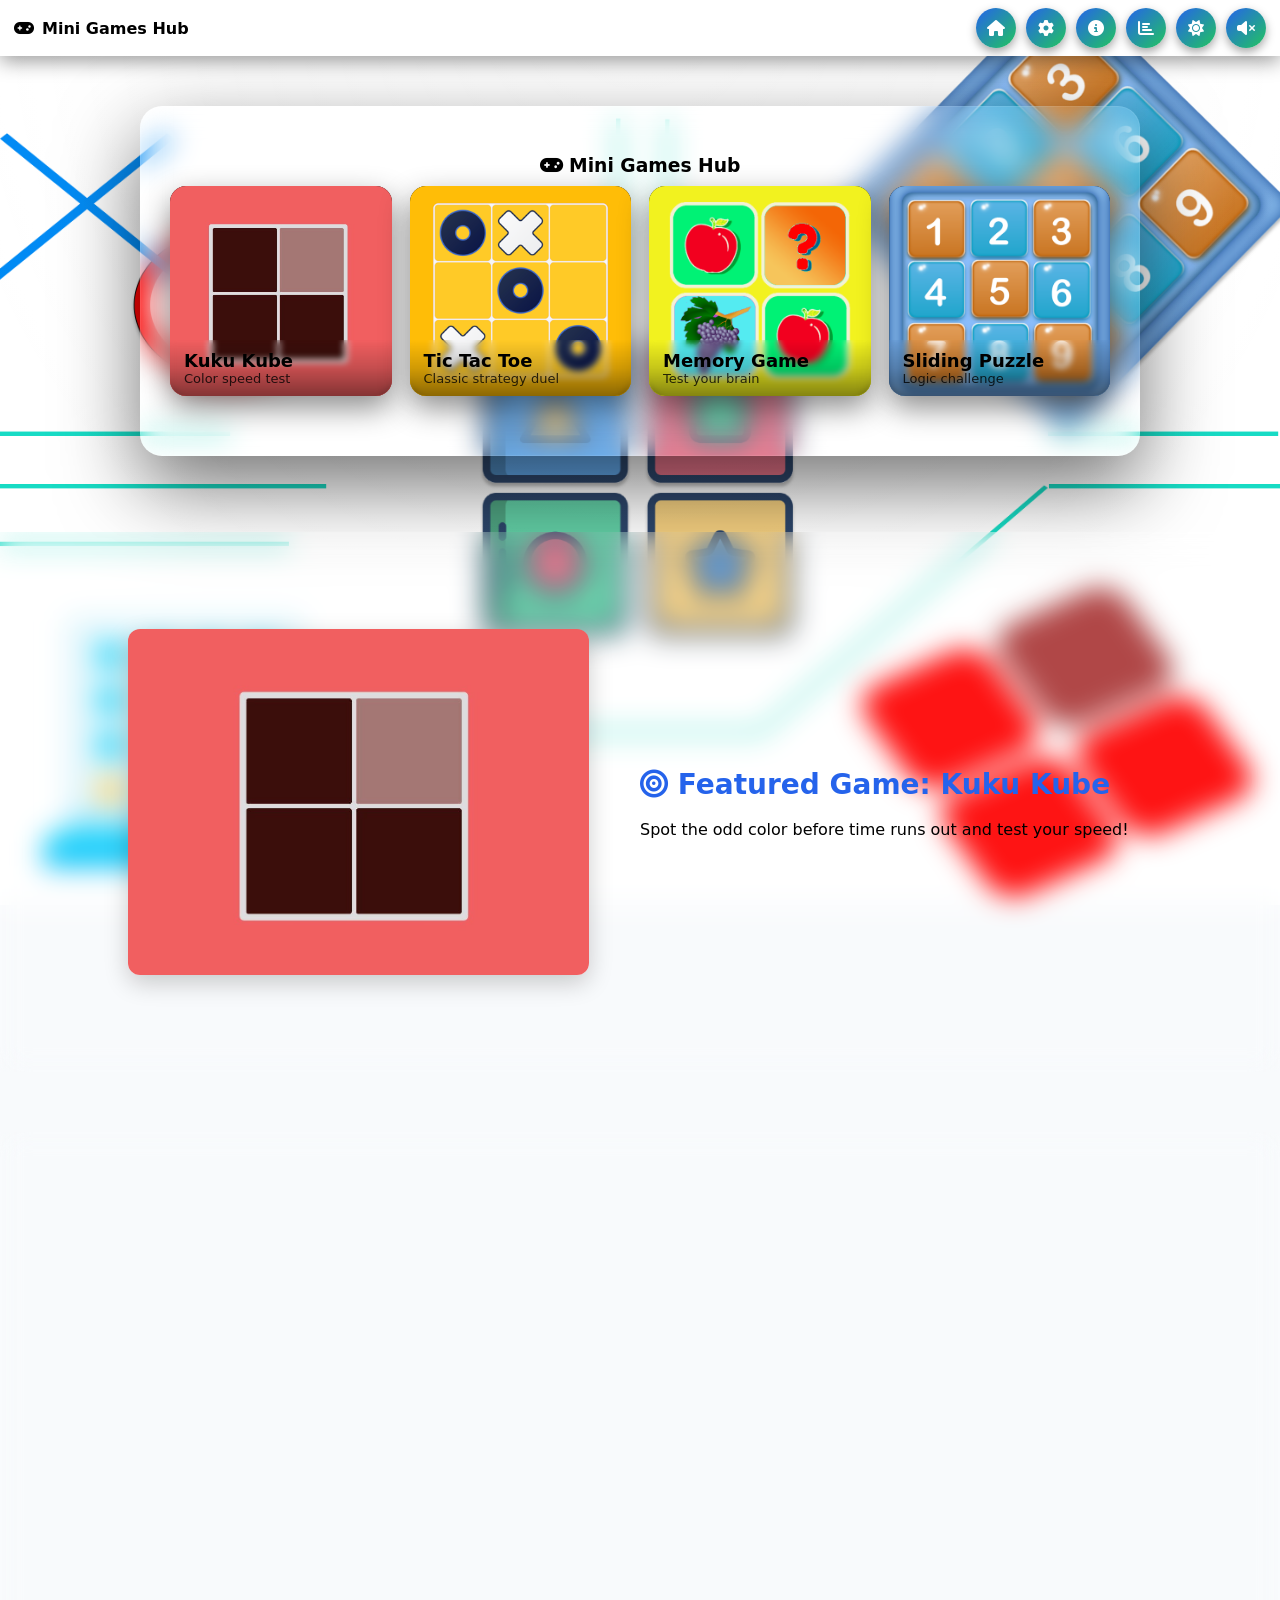
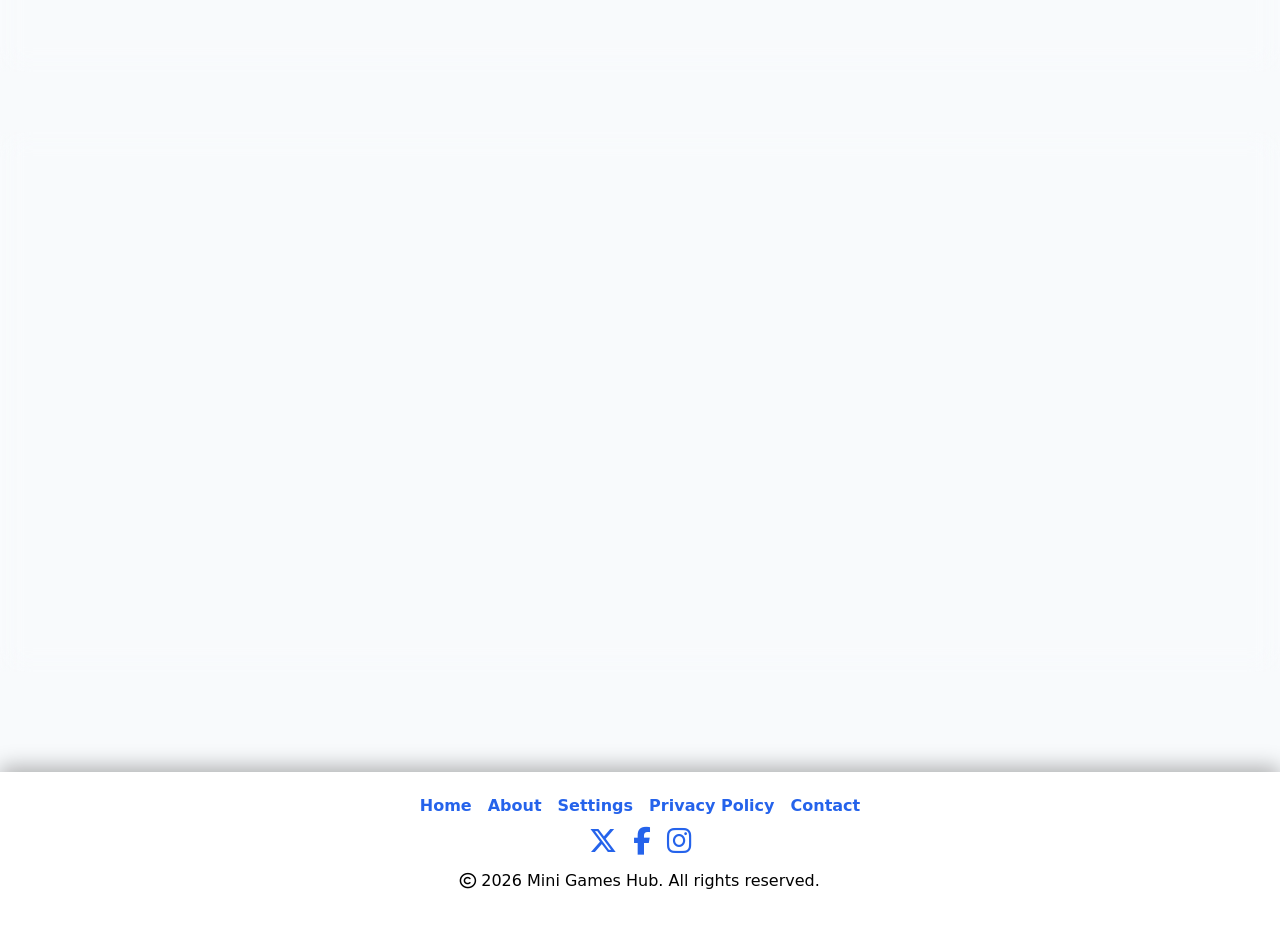
<file: index.html>
<!DOCTYPE html>
<html lang="en">

<head>
  <meta charset="UTF-8" />
  <meta name="viewport" content="width=device-width, initial-scale=1.0" />
  <title>Mini Games Hub</title>
  <link rel="icon" type="image/svg+xml" href="assets/img/favicon.svg">
  <link rel="stylesheet" href="css/style.css" />
  <link rel="stylesheet" href="https://cdnjs.cloudflare.com/ajax/libs/font-awesome/6.5.0/css/all.min.css" />
</head>

<body>
  <audio id="bgm" src="assets/sound/background.mp3" loop hidden></audio>

  <!-- HEADER -->
  <header>
    <nav class="navbar" aria-label="Main navigation">
      <a href="index.html" class="logo">
        <i class="fa-solid fa-gamepad"></i> Mini Games Hub
      </a>

      <div class="nav-buttons" id="navMenu">
        <a href="index.html"><i class="fa-solid fa-house"></i><span>Home</span></a>
        <a href="html/settings.html"><i class="fa-solid fa-gear"></i><span>Settings</span></a>
        <a href="html/about.html"><i class="fa-solid fa-circle-info"></i><span>About</span></a>
        <a href="html/stats.html"><i class="fa-solid fa-chart-bar"></i><span>Stats</span></a>

        <button class="themeBtn" onclick="toggleTheme()" aria-label="Toggle theme">
          <i class="fa-solid fa-moon"></i><span>Theme</span>
        </button>

        <button class="muteBtn" onclick="toggleBgm()" aria-label="Toggle sound">
          <i class="fa-solid fa-volume-high"></i><span>Sound</span>
        </button>
      </div>

      <button class="burger" id="burgerBtn" aria-label="Open menu">
        <i class="fa-solid fa-bars"></i>
      </button>
    </nav>
  </header>

  <!-- MAIN CONTENT -->
  <main>

    <!-- GAME GRID SECTION -->
    <section class="page-wrapper" aria-labelledby="main-heading">
      <article class="card">
        <h1 id="main-heading">
          <i class="fa-solid fa-gamepad"></i> Mini Games Hub
        </h1>

        <section class="game-grid">
          <a class="game-tile" href="html/kuku.html">
            <img src="assets/img/kuku.png" alt="Kuku Kube game preview">
            <div class="game-info">
              <h3>Kuku Kube</h3>
              <p>Color speed test</p>
            </div>
          </a>

          <a class="game-tile" href="html/tic.html">
            <img src="assets/img/tic.png" alt="Tic Tac Toe game preview">
            <div class="game-info">
              <h3>Tic Tac Toe</h3>
              <p>Classic strategy duel</p>
            </div>
          </a>

          <a class="game-tile" href="html/memory.html">
            <img src="assets/img/memory.png" alt="Memory game preview">
            <div class="game-info">
              <h3>Memory Game</h3>
              <p>Test your brain</p>
            </div>
          </a>

          <a class="game-tile" href="html/puzzle.html">
            <img src="assets/img/puzzle.png" alt="Sliding puzzle preview">
            <div class="game-info">
              <h3>Sliding Puzzle</h3>
              <p>Logic challenge</p>
            </div>
          </a>
        </section>
      </article>
    </section>

    <!-- FEATURE SECTIONS -->
    <section class="full-screen-blocks">

      <article class="block">
        <img src="assets/img/kuku.png" alt="Kuku Kube game">
        <div class="text-flow">
          <h2><i class="fa-solid fa-bullseye"></i> Featured Game: Kuku Kube</h2>
          <p>Spot the odd color before time runs out and test your speed!</p>
        </div>
      </article>

      <article class="block reverse">
        <img src="assets/img/gaming-tips.png" alt="Gaming tips illustration">
        <div class="text-flow">
          <h2><i class="fa-solid fa-lightbulb"></i> Quick Tips</h2>
          <ul>
            <li>Tic Tac Toe: Always take the center first.</li>
            <li>Memory Game: Focus and remember patterns.</li>
            <li>Sliding Puzzle: Plan your moves ahead.</li>
            <li>Kuku Kube: Spot differences quickly!</li>
          </ul>
        </div>
      </article>

      <article class="block">
        <img src="assets/img/random-game.png" alt="Random game generator">
        <div class="text-flow">
          <h2><i class="fa-solid fa-dice"></i> Feeling Lucky?</h2>
          <p>Can't decide which game to play? Let us pick one for you!</p>
          <button onclick="playRandom()"><i class="fa-solid fa-dice"></i> Play a Random Game!</button>
        </div>
      </article>

    </section>

  </main>

  <!-- FOOTER -->
  <footer class="footer">
    <div class="footer-content">

      <nav class="footer-links" aria-label="Footer navigation">
        <a href="index.html">Home</a>
        <a href="html/about.html">About</a>
        <a href="html/settings.html">Settings</a>
        <a href="html/privacy.html">Privacy Policy</a>
        <a href="html/contact.html">Contact</a>
      </nav>

      <div class="footer-socials" aria-label="Social links">
        <a href="https://x.com" target="_blank" title="Twitter">
          <i class="fa-brands fa-x-twitter"></i>
        </a>
        <a href="https://facebook.com" target="_blank" title="Facebook">
          <i class="fa-brands fa-facebook-f"></i>
        </a>
        <a href="https://instagram.com" target="_blank" title="Instagram">
          <i class="fa-brands fa-instagram"></i>
        </a>
      </div>

      <p><i class="fa-regular fa-copyright"></i> <span id="currentYear"></span> Mini Games Hub. All rights reserved.</p>

    </div>
  </footer>

  <script src="js/theme.js"></script>

</body>

</html>
</file>
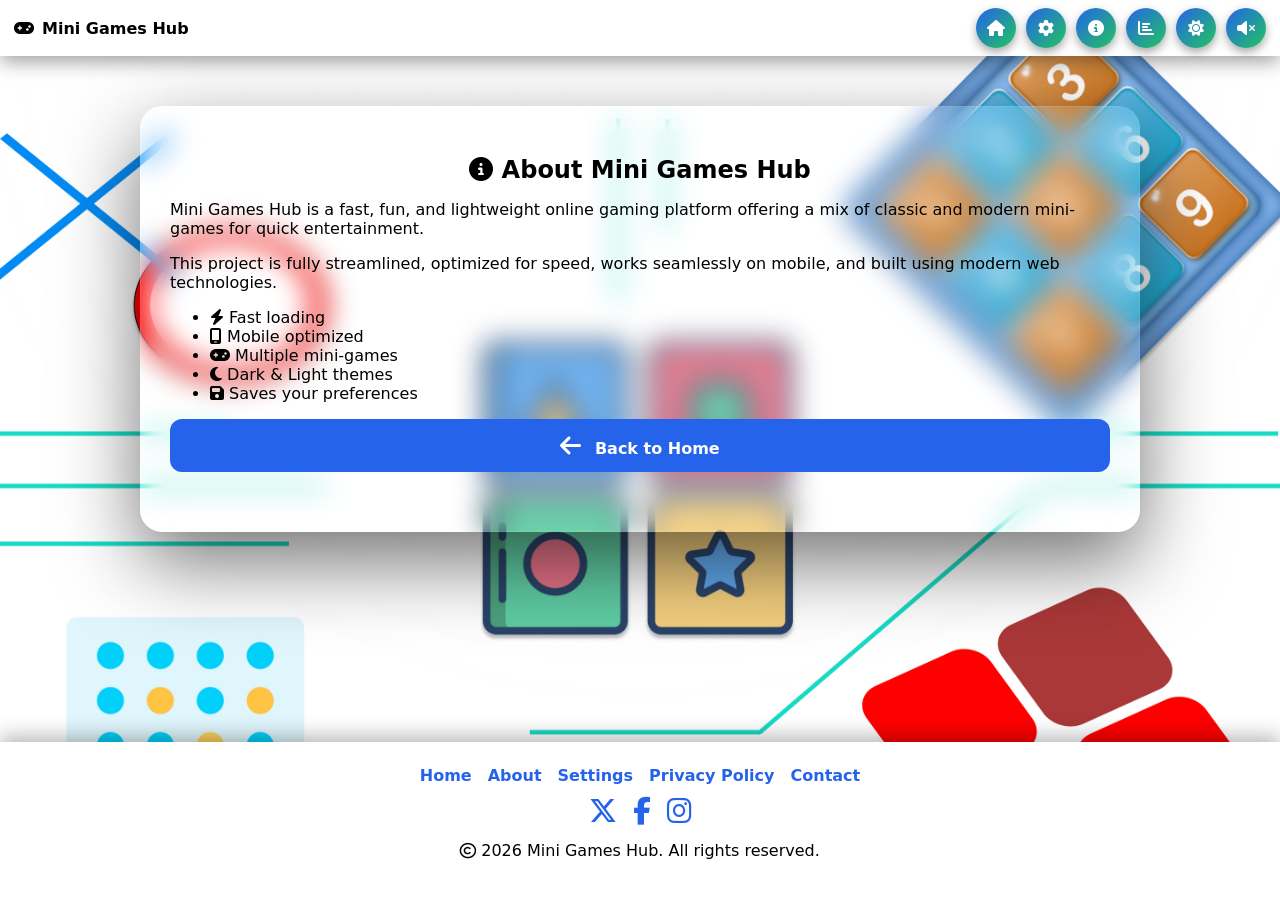
<file: html/about.html>
<!DOCTYPE html>
<html lang="en">

<head>
  <meta charset="UTF-8">
  <title>About | Mini Games Hub</title>
  <meta name="viewport" content="width=device-width, initial-scale=1.0">
  <link rel="icon" type="image/svg+xml" href="../assets/img/favicon.svg">
  <link rel="stylesheet" href="../css/style.css">
  <link rel="stylesheet" href="https://cdnjs.cloudflare.com/ajax/libs/font-awesome/6.5.0/css/all.min.css">
</head>

<body>

  <audio id="bgm" src="../assets/sound/background.mp3" loop hidden></audio>
  <!-- Header / Navigation -->
  <header>
    <nav class="navbar" aria-label="Main navigation">
      <a href="../index.html" class="logo">
        <i class="fa-solid fa-gamepad"></i> Mini Games Hub
      </a>

      <div class="nav-buttons" id="navMenu">
        <a href="../index.html"><i class="fa-solid fa-house"></i><span>Home</span></a>
        <a href="settings.html"><i class="fa-solid fa-gear"></i><span>Settings</span></a>
        <a href="about.html"><i class="fa-solid fa-circle-info"></i><span>About</span></a>
        <a href="stats.html"><i class="fa-solid fa-chart-bar"></i><span>Stats</span></a>

        <button class="themeBtn" onclick="toggleTheme()" aria-label="Toggle theme">
          <i class="fa-solid fa-moon"></i><span>Theme</span>
        </button>

        <button class="muteBtn" onclick="toggleBgm()" aria-label="Toggle sound">
          <i class="fa-solid fa-volume-high"></i><span>Sound</span>
        </button>
      </div>

      <button class="burger" id="burgerBtn" aria-label="Open menu">
        <i class="fa-solid fa-bars"></i>
      </button>
    </nav>
  </header>
  <!-- Main Content -->
  <main class="page-wrapper">
    <article class="card">
      <header>
        <h1><i class="fa-solid fa-circle-info"></i> About Mini Games Hub</h1>
      </header>

      <section>
        <p> Mini Games Hub is a fast, fun, and lightweight online gaming platform offering a mix of classic and modern
          mini-games for quick entertainment. </p>
        <p> This project is fully streamlined, optimized for speed, works seamlessly on mobile, and built using modern
          web technologies. </p>
      </section>

      <section>
        <ul>
          <li><i class="fa-solid fa-bolt"></i> Fast loading</li>
          <li><i class="fa-solid fa-mobile-screen"></i> Mobile optimized</li>
          <li><i class="fa-solid fa-gamepad"></i> Multiple mini-games</li>
          <li><i class="fa-solid fa-moon"></i> Dark & Light themes</li>
          <li><i class="fa-solid fa-floppy-disk"></i> Saves your preferences</li>
        </ul>
      </section>

      <nav class="menu" aria-label="Back navigation">
        <a href="../index.html">
          <i class="fa-solid fa-arrow-left"></i> Back to Home
        </a>
      </nav>
    </article>
  </main>

  <!-- Footer -->
  <footer class="footer">
    <div class="footer-content">
      <nav class="footer-links" aria-label="Footer navigation">
        <a href="../index.html">Home</a>
        <a href="about.html">About</a>
        <a href="settings.html">Settings</a>
        <a href="privacy.html">Privacy Policy</a>
        <a href="contact.html">Contact</a>
      </nav>

      <div class="footer-socials" aria-label="Social links">
        <a href="https://x.com" target="_blank" title="Twitter">
          <i class="fa-brands fa-x-twitter"></i>
        </a>
        <a href="https://facebook.com" target="_blank" title="Facebook">
          <i class="fa-brands fa-facebook-f"></i>
        </a>
        <a href="https://instagram.com" target="_blank" title="Instagram">
          <i class="fa-brands fa-instagram"></i>
        </a>
      </div>

      <p><i class="fa-regular fa-copyright"></i> <span id="currentYear"></span> Mini Games Hub. All rights reserved.</p>
    </div>
  </footer>

  <script src="../js/theme.js"></script>
</body>

</html>
</file>
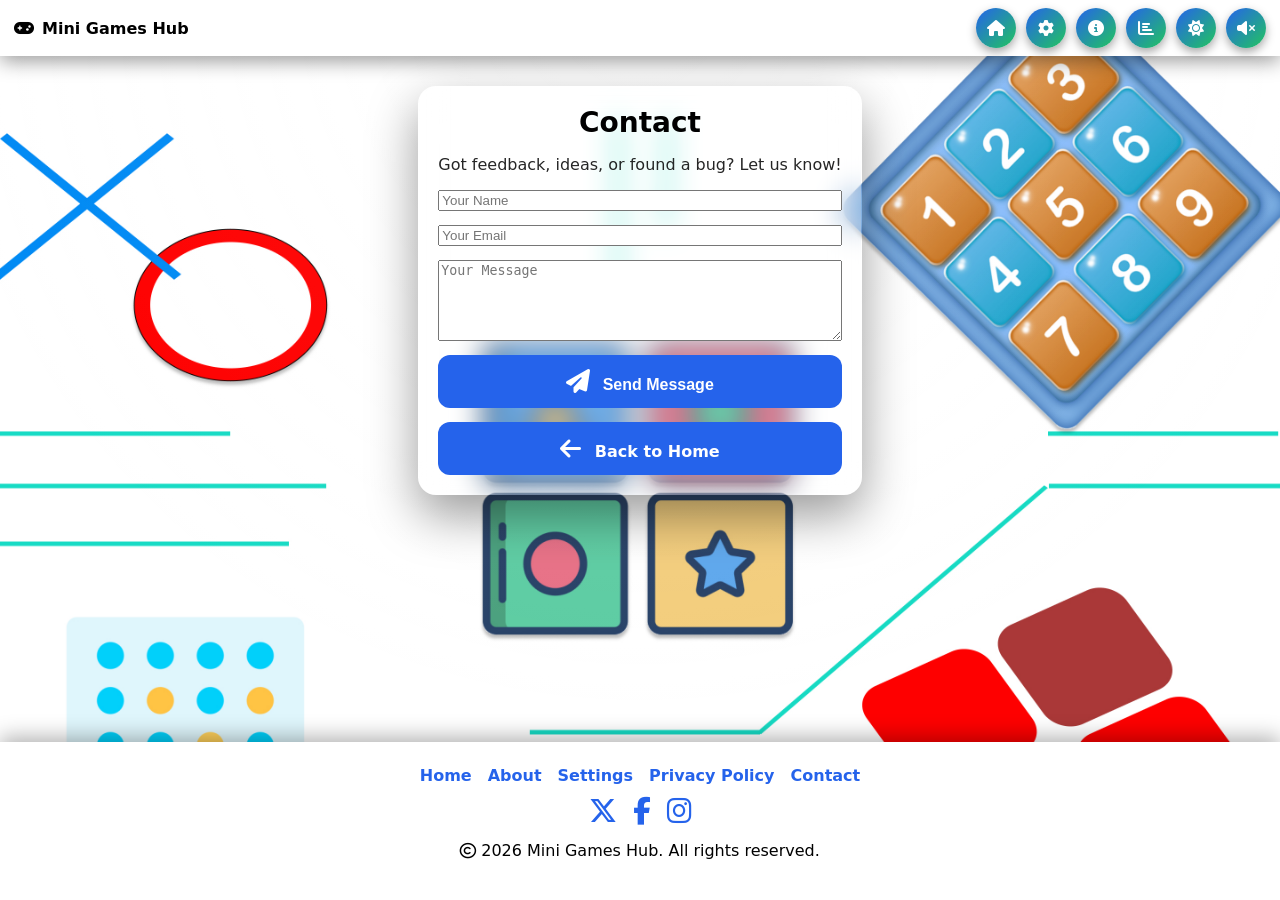
<file: html/contact.html>
<!DOCTYPE html>
<html lang="en">

<head>
  <meta charset="UTF-8">
  <title>Contact | Mini Games Hub</title>
  <meta name="viewport" content="width=device-width, initial-scale=1.0">
  <link rel="icon" type="image/svg+xml" href="../assets/img/favicon.svg">
  <link rel="stylesheet" href="../css/style.css">
  <link rel="stylesheet" href="https://cdnjs.cloudflare.com/ajax/libs/font-awesome/6.5.0/css/all.min.css">
</head>

<body>

  <audio id="bgm" src="../assets/sound/background.mp3" loop hidden></audio>

  <!-- NAVIGATION -->
  <nav class="navbar" aria-label="Main navigation">
    <a href="../index.html" class="logo">
      <i class="fa-solid fa-gamepad"></i> Mini Games Hub
    </a>

    <div class="nav-buttons" id="navMenu">
      <a href="../index.html"><i class="fa-solid fa-house"></i><span>Home</span></a>
      <a href="settings.html"><i class="fa-solid fa-gear"></i><span>Settings</span></a>
      <a href="about.html"><i class="fa-solid fa-circle-info"></i><span>About</span></a>
      <a href="stats.html"><i class="fa-solid fa-chart-bar"></i><span>Stats</span></a>
      
      <button class="themeBtn" onclick="toggleTheme()" aria-label="Toggle theme">
        <i class="fa-solid fa-moon"></i><span>Theme</span>
      </button>

      <button class="muteBtn" onclick="toggleBgm()" aria-label="Toggle sound">
        <i class="fa-solid fa-volume-high"></i><span>Sound</span>
      </button>
    </div>

    <button class="burger" id="burgerBtn" aria-label="Open menu">
      <i class="fa-solid fa-bars"></i>
    </button>
  </nav>

  <!-- MAIN CONTENT -->
  <main class="page-wrapper">
    <section class="card game-card">

      <header>
        <h1>Contact</h1>
        <p style="text-align:center; opacity:.85;">
          Got feedback, ideas, or found a bug? Let us know!
        </p>
      </header>

      <form class="menu">

        <input class="input" type="text" placeholder="Your Name" required>
        <input class="input" type="email" placeholder="Your Email" required>
        <textarea class="input" rows="5" placeholder="Your Message" required></textarea>

        <button type="submit">
          <i class="fa-solid fa-paper-plane"></i>
          Send Message
        </button>

        <a href="../index.html">
          <i class="fa-solid fa-arrow-left"></i>
          Back to Home
        </a>

      </form>
      <!-- Success message -->
      <div id="successMsg" class="success-msg">
        <i class="fa-solid fa-circle-check"></i>
        Message sent successfully!
      </div>

    </section>
  </main>
  <footer class="footer">
    <div class="footer-content">

      <nav class="footer-links" aria-label="Footer navigation">
        <a href="../index.html">Home</a>
        <a href="about.html">About</a>
        <a href="settings.html">Settings</a>
        <a href="privacy.html">Privacy Policy</a>
        <a href="contact.html">Contact</a>
      </nav>

      <div class="footer-socials" aria-label="Social links">
        <a href="https://x.com" target="_blank" title="Twitter">
          <i class="fa-brands fa-x-twitter"></i>
        </a>
        <a href="https://facebook.com" target="_blank" title="Facebook">
          <i class="fa-brands fa-facebook-f"></i>
        </a>
        <a href="https://instagram.com" target="_blank" title="Instagram">
          <i class="fa-brands fa-instagram"></i>
        </a>
      </div>

      <p><i class="fa-regular fa-copyright"></i> <span id="currentYear"></span> Mini Games Hub. All rights reserved.</p>

    </div>
  </footer>

  <script>
    const form = document.querySelector("form.menu");
    const successMsg = document.getElementById("successMsg");

    form.addEventListener("submit", (e) => {
      e.preventDefault();

      // show success message
      successMsg.style.display = "block";

      // clear form inputs
      form.reset();

      // hide message after 3 seconds
      setTimeout(() => {
        successMsg.style.display = "none";
      }, 3000);
    });
  </script>
  <script src="../js/theme.js"></script>
</body>

</html>
</file>
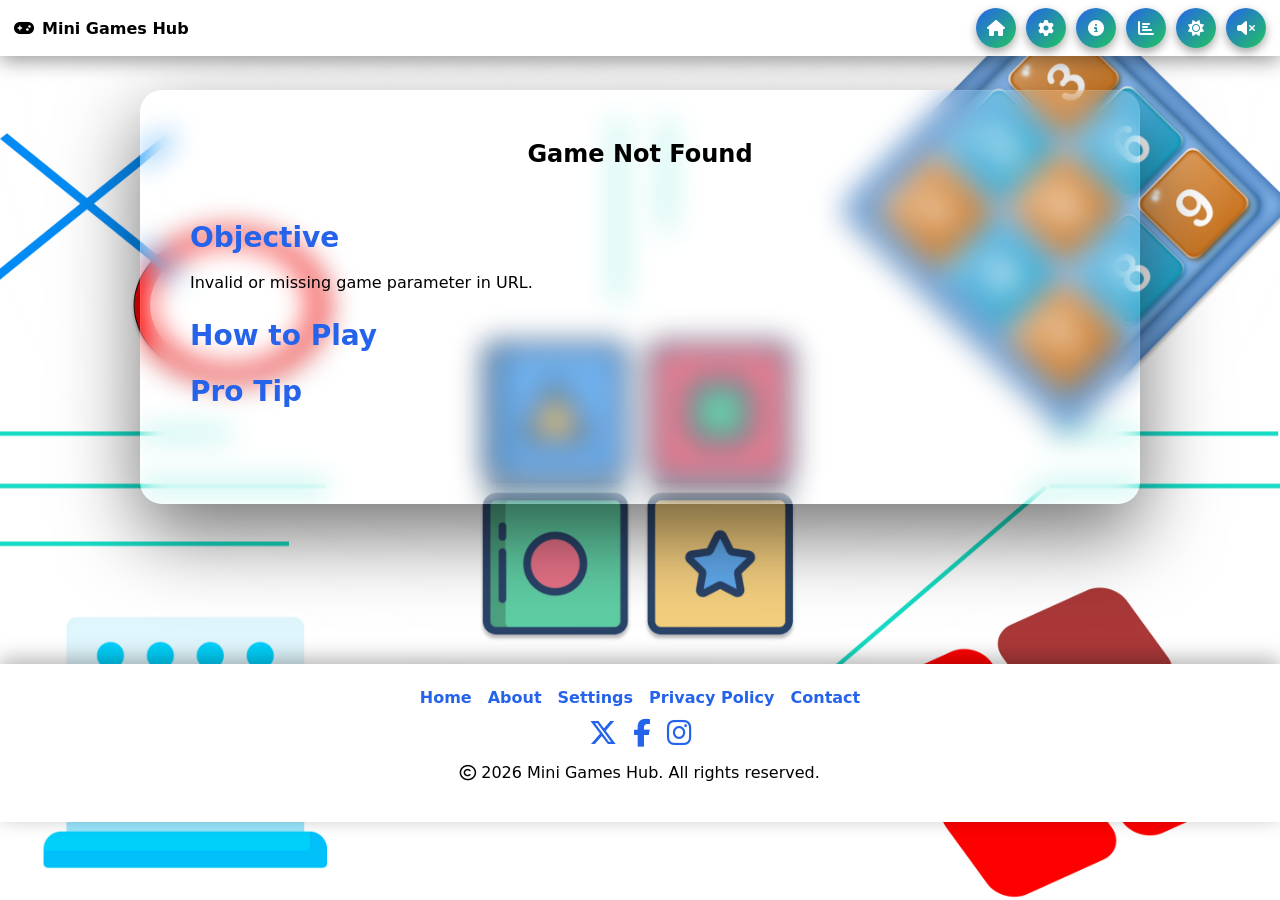
<file: html/how-to.html>
<!DOCTYPE html>
<html lang="en">

<head>
  <meta charset="UTF-8">
  <meta name="viewport" content="width=device-width, initial-scale=1.0">
  <title>How to Play - Mini Games Hub</title>
  <link rel="icon" type="image/svg+xml" href="../assets/img/favicon.svg">
  <link rel="stylesheet" href="../css/style.css">
  <link rel="stylesheet" href="https://cdnjs.cloudflare.com/ajax/libs/font-awesome/6.5.0/css/all.min.css">
</head>

<body>
  <script src="../js/how-to.js"></script>
  <audio id="bgm" src="../assets/sound/background.mp3" loop hidden></audio>

  <!-- HEADER / NAVIGATION -->
  <header>
    <nav class="navbar" aria-label="Main navigation">
      <a href="../index.html" class="logo">
        <i class="fa-solid fa-gamepad"></i> Mini Games Hub
      </a>

      <div class="nav-buttons" id="navMenu">
        <a href="../index.html"><i class="fa-solid fa-house"></i><span>Home</span></a>
        <a href="settings.html"><i class="fa-solid fa-gear"></i><span>Settings</span></a>
        <a href="about.html"><i class="fa-solid fa-circle-info"></i><span>About</span></a>
        <a href="stats.html"><i class="fa-solid fa-chart-bar"></i><span>Stats</span></a>

        <button class="themeBtn" onclick="toggleTheme()" aria-label="Toggle theme">
          <i class="fa-solid fa-moon"></i><span>Theme</span>
        </button>

        <button class="muteBtn" onclick="toggleBgm()" aria-label="Toggle sound">
          <i class="fa-solid fa-volume-high"></i><span>Sound</span>
        </button>
      </div>

      <button class="burger" id="burgerBtn" aria-label="Open menu">
        <i class="fa-solid fa-bars"></i>
      </button>
    </nav>
  </header>

  <!-- MAIN CONTENT -->
  <main>
    <article class="card" style="text-align: center;">

      <header>
        <h1 id="game-title" class="game-h1">
          <i class="fa-solid fa-circle-info"></i> Game Rules
        </h1>
      </header>

      <section class="text-flow" style="width: 100%; text-align: left; padding: 20px;">

        <section aria-labelledby="objective-title">
          <h2 id="objective-title">Objective</h2>
          <p id="game-objective"></p>
        </section>

        <section aria-labelledby="how-to-play-title">
          <h2 id="how-to-play-title">How to Play</h2>
          <ul id="game-mechanics"></ul>
        </section>

        <section aria-labelledby="tip-title">
          <h2 id="tip-title">Pro Tip</h2>
          <p id="game-tip"></p>
        </section>

      </section>

      <footer>
        <a id="play-button" href="#" class="rst-but" style="display: inline-block; width: auto; padding: 12px 30px;">
          Got it!
        </a>
      </footer>

    </article>
  </main>

  <!-- FOOTER -->
  <footer class="footer">
    <div class="footer-content">

      <nav class="footer-links" aria-label="Footer navigation">
        <a href="../index.html">Home</a>
        <a href="about.html">About</a>
        <a href="settings.html">Settings</a>
        <a href="privacy.html">Privacy Policy</a>
        <a href="contact.html">Contact</a>
      </nav>

      <div class="footer-socials" aria-label="Social links">
        <a href="https://x.com" target="_blank" title="Twitter">
          <i class="fa-brands fa-x-twitter"></i>
        </a>
        <a href="https://facebook.com" target="_blank" title="Facebook">
          <i class="fa-brands fa-facebook-f"></i>
        </a>
        <a href="https://instagram.com" target="_blank" title="Instagram">
          <i class="fa-brands fa-instagram"></i>
        </a>
      </div>

      <p>
        <i class="fa-regular fa-copyright"></i>
        <span id="currentYear"></span> Mini Games Hub. All rights reserved.
      </p>

    </div>
  </footer>

  <script src="../js/theme.js"></script>
</body>

</html>
</file>
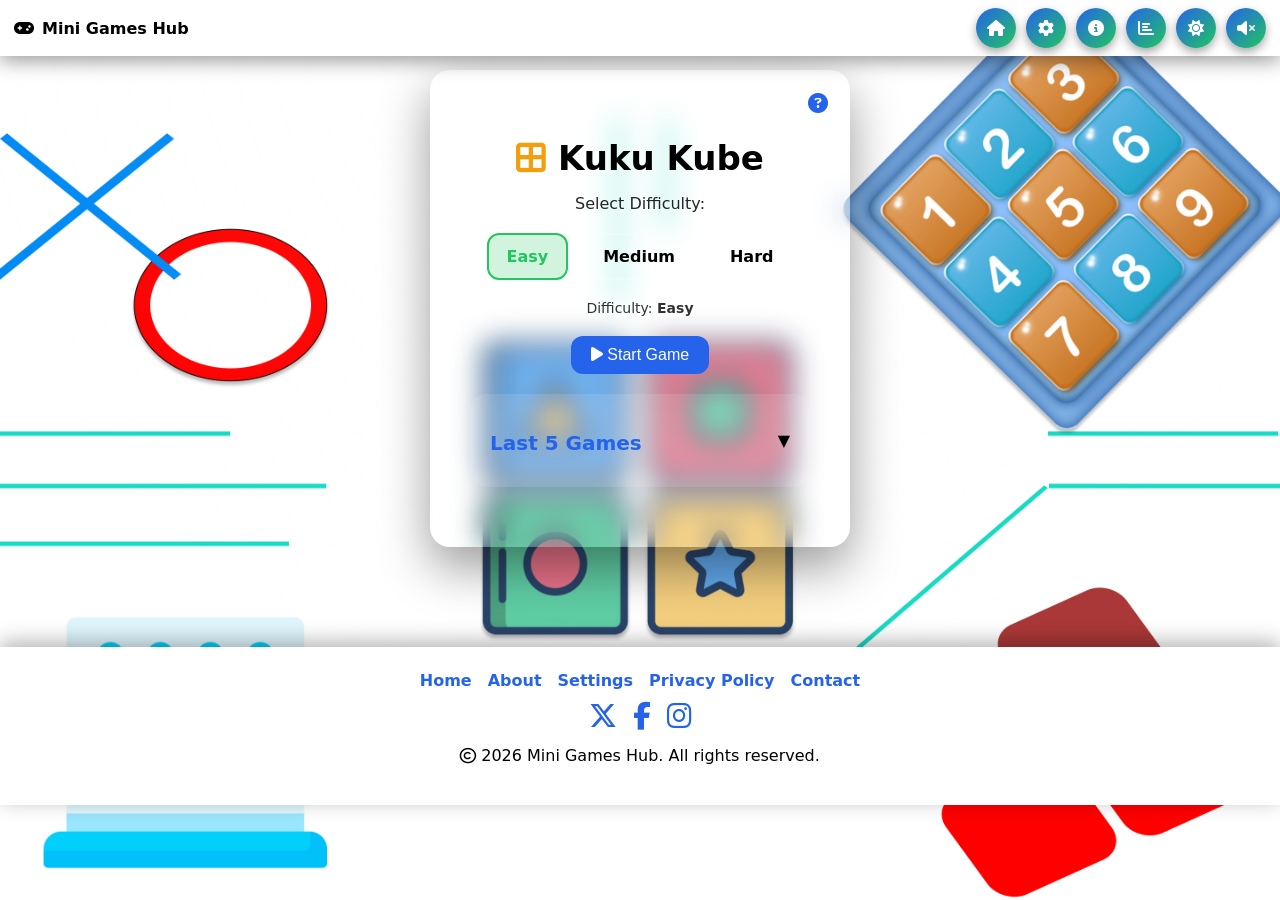
<file: html/kuku.html>
<!DOCTYPE html>
<html lang="en">

<head>
  <meta charset="UTF-8">
  <meta name="viewport" content="width=device-width, initial-scale=1.0">
  <title>Kuku Kube - Menu</title>
  <link rel="icon" type="image/svg+xml" href="../assets/img/favicon.svg">
  <link rel="stylesheet" href="../css/style.css">
  <link rel="stylesheet" href="../css/kuku.css">
  <link rel="stylesheet" href="https://cdnjs.cloudflare.com/ajax/libs/font-awesome/6.5.0/css/all.min.css">
</head>

<body>

  <audio id="bgm" src="../assets/sound/background.mp3" loop hidden></audio>
  <!-- Header / Navigation -->
  <header>
    <nav class="navbar" aria-label="Main navigation">
      <a href="../index.html" class="logo">
        <i class="fa-solid fa-gamepad"></i> Mini Games Hub
      </a>

      <div class="nav-buttons" id="navMenu">
        <a href="../index.html"><i class="fa-solid fa-house"></i><span>Home</span></a>
        <a href="settings.html"><i class="fa-solid fa-gear"></i><span>Settings</span></a>
        <a href="about.html"><i class="fa-solid fa-circle-info"></i><span>About</span></a>
        <a href="stats.html"><i class="fa-solid fa-chart-bar"></i><span>Stats</span></a>

        <button class="themeBtn" onclick="toggleTheme()" aria-label="Toggle theme">
          <i class="fa-solid fa-moon"></i><span>Theme</span>
        </button>

        <button class="muteBtn" onclick="toggleBgm()" aria-label="Toggle sound">
          <i class="fa-solid fa-volume-high"></i><span>Sound</span>
        </button>
      </div>

      <button class="burger" id="burgerBtn" aria-label="Open menu">
        <i class="fa-solid fa-bars"></i>
      </button>
    </nav>
  </header>

  <!-- Main Menu Content -->
  <main>
    <section class="start-screen">
      <a href="how-to.html?game=kuku" class="how-to-corner" aria-label="How to play Kuku Kube">
        <i class="fa-solid fa-circle-question"></i>
      </a>
      <h1 class="game-h1">
        <i class="fa-solid fa-border-all icon-grid"></i> Kuku Kube
      </h1>

      <form id="kukuForm">
        <p>Select Difficulty:</p>

        <div class="kuku-difficulty">

          <input type="radio" name="difficulty" value="easy" id="kukuEasy" hidden checked>
          <label for="kukuEasy" class="kuku-diff-btn easy">
            Easy
          </label>

          <input type="radio" name="difficulty" value="medium" id="kukuMedium" hidden>
          <label for="kukuMedium" class="kuku-diff-btn medium">
            Medium
          </label>

          <input type="radio" name="difficulty" value="hard" id="kukuHard" hidden>
          <label for="kukuHard" class="kuku-diff-btn hard">
            Hard
          </label>

        </div>

        <p id="kukuHint">Difficulty: <b>Easy</b></p>

        <button type="submit" class="rst-but">
          <i class="fa-solid fa-play"></i> Start Game
        </button>
      </form>

      <div class="game-history">
        <input type="checkbox" id="historyToggle" hidden>
        <label for="historyToggle" class="history-header">
          <h2>Last 5 Games</h2>
          <span class="arrow">&#9660;</span>
        </label>
        <ul id="kukuHistoryList" class="history-list"></ul>
      </div>

    </section>
  </main>

  <!-- FOOTER -->
  <footer class="footer">
    <div class="footer-content">

      <nav class="footer-links" aria-label="Footer navigation">
        <a href="../index.html">Home</a>
        <a href="about.html">About</a>
        <a href="settings.html">Settings</a>
        <a href="privacy.html">Privacy Policy</a>
        <a href="contact.html">Contact</a>
      </nav>

      <div class="footer-socials" aria-label="Social links">
        <a href="https://x.com" target="_blank" title="Twitter">
          <i class="fa-brands fa-x-twitter"></i>
        </a>
        <a href="https://facebook.com" target="_blank" title="Facebook">
          <i class="fa-brands fa-facebook-f"></i>
        </a>
        <a href="https://instagram.com" target="_blank" title="Instagram">
          <i class="fa-brands fa-instagram"></i>
        </a>
      </div>

      <p><i class="fa-regular fa-copyright"></i> <span id="currentYear"></span> Mini Games Hub. All rights reserved.</p>

    </div>
  </footer>

  <script src="../js/theme.js"></script>
  <script src="../js/kuku.js"></script>

</body>

</html>
</file>
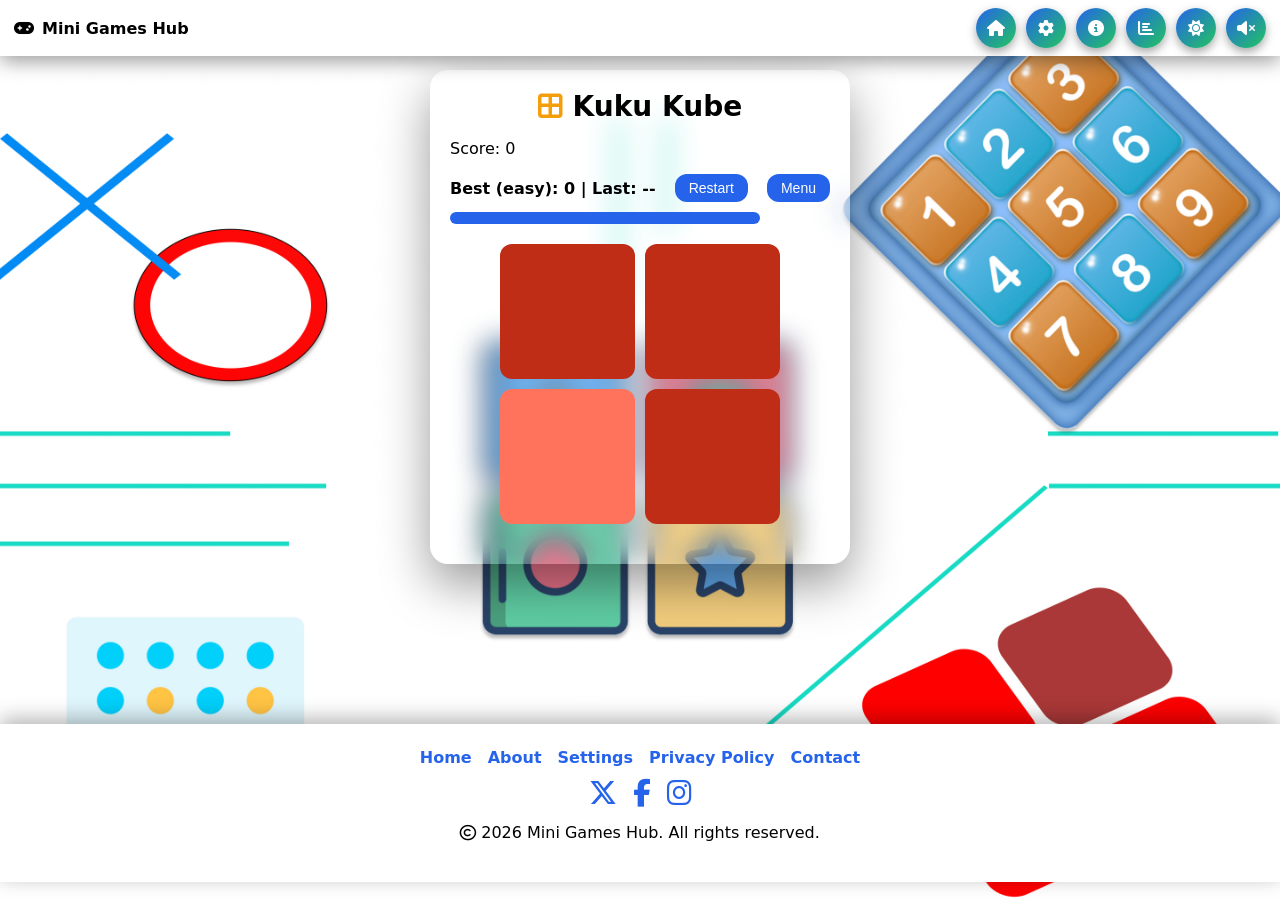
<file: html/kukuGame.html>
<!DOCTYPE html>
<html lang="en">

<head>
  <meta charset="UTF-8">
  <meta name="viewport" content="width=device-width, initial-scale=1.0">
  <title>Kuku Kube</title>
  <link rel="icon" type="image/svg+xml" href="../assets/img/favicon.svg">
  <link rel="stylesheet" href="../css/style.css">
  <link rel="stylesheet" href="../css/kuku.css">
  <link rel="stylesheet" href="https://cdnjs.cloudflare.com/ajax/libs/font-awesome/6.5.0/css/all.min.css">
</head>

<body>
  <audio id="bgm" src="../assets/sound/background.mp3" loop hidden></audio>
  <audio id="gameOverSound" src="../assets/sound/kukugameover.mp3" preload="auto"></audio>
  <audio id="clickSound" src="../assets/sound/kukuclick.mp3" preload="auto"></audio>
  <!-- Header / Navigation -->
  <header>
    <nav class="navbar" aria-label="Main navigation">
      <a href="../index.html" class="logo">
        <i class="fa-solid fa-gamepad"></i> Mini Games Hub
      </a>

      <div class="nav-buttons" id="navMenu">
        <a href="../index.html"><i class="fa-solid fa-house"></i><span>Home</span></a>
        <a href="settings.html"><i class="fa-solid fa-gear"></i><span>Settings</span></a>
        <a href="about.html"><i class="fa-solid fa-circle-info"></i><span>About</span></a>
        <a href="stats.html"><i class="fa-solid fa-chart-bar"></i><span>Stats</span></a>

        <button class="themeBtn" onclick="toggleTheme()" aria-label="Toggle theme">
          <i class="fa-solid fa-moon"></i><span>Theme</span>
        </button>

        <button class="muteBtn" onclick="toggleBgm()" aria-label="Toggle sound">
          <i class="fa-solid fa-volume-high"></i><span>Sound</span>
        </button>
      </div>

      <button class="burger" id="burgerBtn" aria-label="Open menu">
        <i class="fa-solid fa-bars"></i>
      </button>
    </nav>
  </header>

  <!-- Main Game Area -->
  <main>
    <section class="game-card" aria-label="Kuku Kube Game">
      <h1 class="game-h1">
        <i class="fa-solid fa-border-all icon-grid"></i> Kuku Kube
      </h1>

      <p id="score" aria-live="polite">Score: 0</p>

      <div class="best-row">
        <p id="bestScore" aria-live="polite">Best Score: 0 | Last Score: 0</p>
        <button onclick="reset()" class="rst-but small">Restart</button>
        <button onclick="goToMenu()" class="rst-but small">Menu</button>
      </div>

      <!-- Time bar -->
      <div class="time-container" aria-label="Time remaining">
        <div id="timeBar" class="time-bar"></div>
      </div>

      <!-- Kuku Kube Board -->
      <section id="kukuBoard" class="kuku-board" role="grid" aria-label="Kuku Kube Board">

      </section>
    </section>

    <div id="resultModal" class="modal">
      <div class="modal-content">

        <div class="modal-icons">
          <i class="fa-solid fa-border-all icon-grid"></i>
        </div>

        <h2 id="resultText" style="color: red;">Game Over</h2>
        <p id="resultStats">Score: 0</p>

        <div class="modal-buttons">
          <button class="modal-btn" onclick="reset()">Restart</button>
          <button class="modal-btn" onclick="goToMenu()">Menu</button>
        </div>

      </div>
    </div>
  </main>

  <!-- Footer -->
  <footer class="footer">
    <div class="footer-content">
      <nav class="footer-links" aria-label="Footer navigation">
        <a href="../index.html">Home</a>
        <a href="about.html">About</a>
        <a href="settings.html">Settings</a>
        <a href="privacy.html">Privacy Policy</a>
        <a href="contact.html">Contact</a>
      </nav>

      <div class="footer-socials" aria-label="Social links">
        <a href="https://x.com" target="_blank" title="Twitter">
          <i class="fa-brands fa-x-twitter"></i>
        </a>
        <a href="https://facebook.com" target="_blank" title="Facebook">
          <i class="fa-brands fa-facebook-f"></i>
        </a>
        <a href="https://instagram.com" target="_blank" title="Instagram">
          <i class="fa-brands fa-instagram"></i>
        </a>
      </div>

      <p>
        <i class="fa-regular fa-copyright"></i>
        <span id="currentYear"></span> Mini Games Hub. All rights reserved.
      </p>
    </div>
  </footer>

  <script src="../js/theme.js"></script>
  <script src="../js/kuku.js"></script>
</body>

</html>
</file>
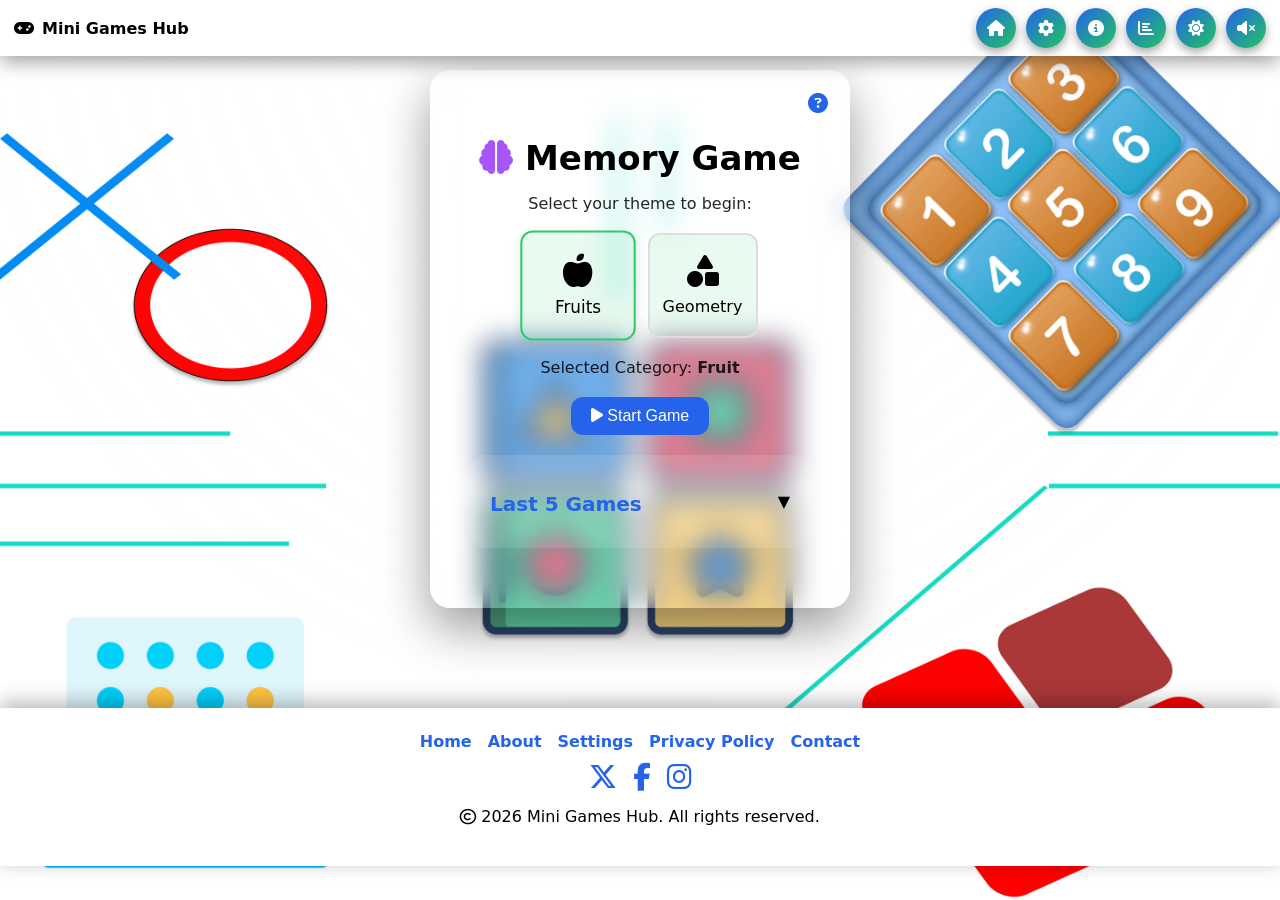
<file: html/memory.html>
<!DOCTYPE html>
<html lang="en">

<head>
  <meta charset="UTF-8">
  <meta name="viewport" content="width=device-width, initial-scale=1.0">
  <title>Memory Game - Menu</title>
  <link rel="icon" type="image/svg+xml" href="../assets/img/favicon.svg">
  <link rel="stylesheet" href="../css/style.css">
  <link rel="stylesheet" href="../css/memory.css">
  <link rel="stylesheet" href="https://cdnjs.cloudflare.com/ajax/libs/font-awesome/6.5.0/css/all.min.css">
</head>

<body>
  <audio id="bgm" src="../assets/sound/background.mp3" loop hidden></audio>

  <!-- Header / Navigation -->
  <header>
    <nav class="navbar" aria-label="Main navigation">
      <a href="../index.html" class="logo">
        <i class="fa-solid fa-gamepad"></i> Mini Games Hub
      </a>

      <div class="nav-buttons" id="navMenu">
        <a href="../index.html"><i class="fa-solid fa-house"></i><span>Home</span></a>
        <a href="settings.html"><i class="fa-solid fa-gear"></i><span>Settings</span></a>
        <a href="about.html"><i class="fa-solid fa-circle-info"></i><span>About</span></a>
        <a href="stats.html"><i class="fa-solid fa-chart-bar"></i><span>Stats</span></a>

        <button class="themeBtn" onclick="toggleTheme()" aria-label="Toggle theme">
          <i class="fa-solid fa-moon"></i><span>Theme</span>
        </button>

        <button class="muteBtn" onclick="toggleBgm()" aria-label="Toggle sound">
          <i class="fa-solid fa-volume-high"></i><span>Sound</span>
        </button>
      </div>

      <button class="burger" id="burgerBtn" aria-label="Open menu">
        <i class="fa-solid fa-bars"></i>
      </button>
    </nav>
  </header>

  <!-- Main Menu Content -->
  <main>
    <section id="menu-screen" class="start-screen" aria-label="Memory Game Menu">
      <a href="how-to.html?game=memory" class="how-to-corner" aria-label="How to play Memory Game">
        <i class="fa-solid fa-circle-question"></i>
      </a>
      <h1><i class="fa-solid fa-brain icon-brain"></i> Memory Game</h1>
      <p>Select your theme to begin:</p>

      <form id="categoryForm">


        <div class="category-grid">
          <input type="radio" name="category" value="fruit" id="fruit" hidden checked>
          <label for="fruit" class="cat-option"><i class="fa-solid fa-apple-whole"></i> Fruits</label>

          <input type="radio" name="category" value="geometry" id="geometry" hidden>
          <label for="geometry" class="cat-option"><i class="fa-solid fa-shapes"></i> Geometry</label>
        </div>

        <p id="categoryHintMenu">Selected Category: <b>Fruits</b></p>

        <button type="submit" class="rst-but"><i class="fa-solid fa-play"></i> Start Game</button>
      </form>
      <div class="game-history">
        <input type="checkbox" id="historyToggle" hidden>
        <label for="historyToggle" class="history-header">
          <h2>Last 5 Games</h2>
          <span class="arrow">&#9660;</span>
        </label>
        <ul id="memoryHistoryList" class="history-list"></ul>
      </div>
    </section>


  </main>

  <!-- Footer -->
  <footer class="footer">
    <div class="footer-content">
      <nav class="footer-links" aria-label="Footer navigation">
        <a href="../index.html">Home</a>
        <a href="about.html">About</a>
        <a href="settings.html">Settings</a>
        <a href="privacy.html">Privacy Policy</a>
        <a href="contact.html">Contact</a>
      </nav>

      <div class="footer-socials" aria-label="Social links">
        <a href="https://x.com" target="_blank" title="Twitter">
          <i class="fa-brands fa-x-twitter"></i>
        </a>
        <a href="https://facebook.com" target="_blank" title="Facebook">
          <i class="fa-brands fa-facebook-f"></i>
        </a>
        <a href="https://instagram.com" target="_blank" title="Instagram">
          <i class="fa-brands fa-instagram"></i>
        </a>
      </div>

      <p>
        <i class="fa-regular fa-copyright"></i>
        <span id="currentYear"></span> Mini Games Hub. All rights reserved.
      </p>
    </div>
  </footer>

  <script src="../js/theme.js"></script>
  <script src="../js/memory.js"></script>
</body>

</html>
</file>
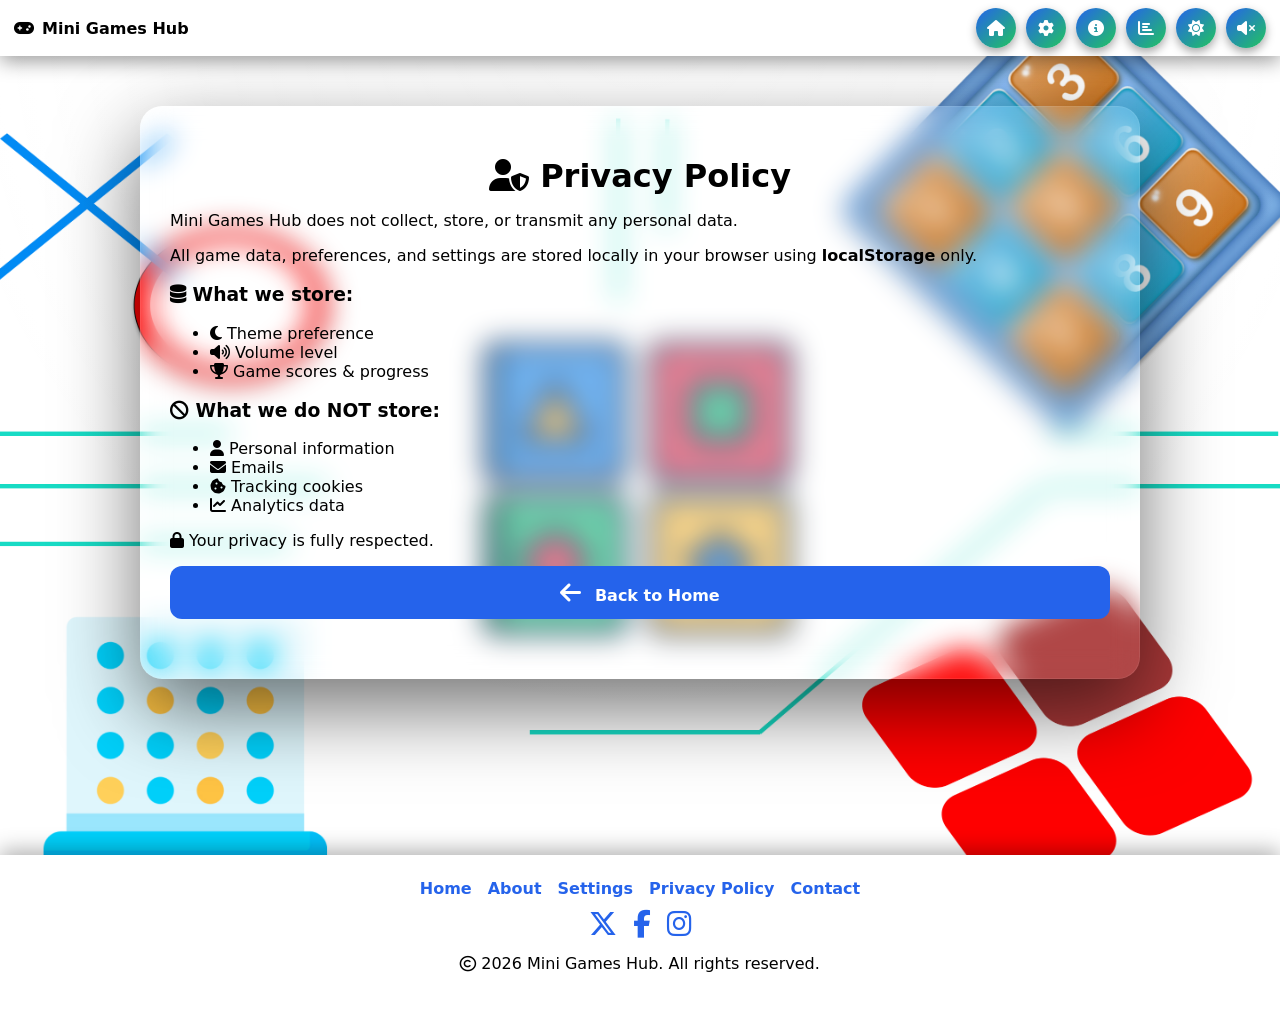
<file: html/privacy.html>
<!DOCTYPE html>
<html lang="en">

<head>
  <meta charset="UTF-8">
  <title>Privacy Policy | Mini Games Hub</title>
  <meta name="viewport" content="width=device-width, initial-scale=1.0">
  <link rel="icon" type="image/svg+xml" href="../assets/img/favicon.svg">
  <link rel="stylesheet" href="../css/style.css">
  <link rel="stylesheet" href="https://cdnjs.cloudflare.com/ajax/libs/font-awesome/6.5.0/css/all.min.css">
</head>

<body>

  <audio id="bgm" src="../assets/sound/background.mp3" loop hidden></audio>

  <nav class="navbar" aria-label="Main navigation">
    <a href="../index.html" class="logo">
      <i class="fa-solid fa-gamepad"></i> Mini Games Hub
    </a>

    <div class="nav-buttons" id="navMenu">
      <a href="../index.html"><i class="fa-solid fa-house"></i><span>Home</span></a>
      <a href="settings.html"><i class="fa-solid fa-gear"></i><span>Settings</span></a>
      <a href="about.html"><i class="fa-solid fa-circle-info"></i><span>About</span></a>
      <a href="stats.html"><i class="fa-solid fa-chart-bar"></i><span>Stats</span></a>

      <button class="themeBtn" onclick="toggleTheme()" aria-label="Toggle theme">
        <i class="fa-solid fa-moon"></i><span>Theme</span>
      </button>

      <button class="muteBtn" onclick="toggleBgm()" aria-label="Toggle sound">
        <i class="fa-solid fa-volume-high"></i><span>Sound</span>
      </button>
    </div>

    <button class="burger" id="burgerBtn" aria-label="Open menu">
      <i class="fa-solid fa-bars"></i>
    </button>
  </nav>

  <div class="page-wrapper">
    <div class="card">

      <h1><i class="fa-solid fa-user-shield"></i> Privacy Policy</h1>

      <p>
        Mini Games Hub does not collect, store, or transmit any personal data.
      </p>

      <p>
        All game data, preferences, and settings are stored locally in your browser
        using <strong>localStorage</strong> only.
      </p>

      <h3><i class="fa-solid fa-database"></i> What we store:</h3>
      <ul>
        <li><i class="fa-solid fa-moon"></i> Theme preference</li>
        <li><i class="fa-solid fa-volume-high"></i> Volume level</li>
        <li><i class="fa-solid fa-trophy"></i> Game scores & progress</li>
      </ul>

      <h3><i class="fa-solid fa-ban"></i> What we do NOT store:</h3>
      <ul>
        <li><i class="fa-solid fa-user"></i> Personal information</li>
        <li><i class="fa-solid fa-envelope"></i> Emails</li>
        <li><i class="fa-solid fa-cookie-bite"></i> Tracking cookies</li>
        <li><i class="fa-solid fa-chart-line"></i> Analytics data</li>
      </ul>

      <p>
        <i class="fa-solid fa-lock"></i> Your privacy is fully respected.
      </p>

      <div class="menu">
        <a href="../index.html">
          <i class="fa-solid fa-arrow-left"></i> Back to Home
        </a>
      </div>

    </div>
  </div>

  <footer class="footer">
    <div class="footer-content">

      <nav class="footer-links" aria-label="Footer navigation">
        <a href="../index.html">Home</a>
        <a href="about.html">About</a>
        <a href="settings.html">Settings</a>
        <a href="privacy.html">Privacy Policy</a>
        <a href="contact.html">Contact</a>
      </nav>

      <div class="footer-socials" aria-label="Social links">
        <a href="https://x.com" target="_blank" title="Twitter">
          <i class="fa-brands fa-x-twitter"></i>
        </a>
        <a href="https://facebook.com" target="_blank" title="Facebook">
          <i class="fa-brands fa-facebook-f"></i>
        </a>
        <a href="https://instagram.com" target="_blank" title="Instagram">
          <i class="fa-brands fa-instagram"></i>
        </a>
      </div>

      <p><i class="fa-regular fa-copyright"></i> <span id="currentYear"></span> Mini Games Hub. All rights reserved.</p>

    </div>
  </footer>
  <script src="../js/theme.js"></script>
</body>

</html>
</file>
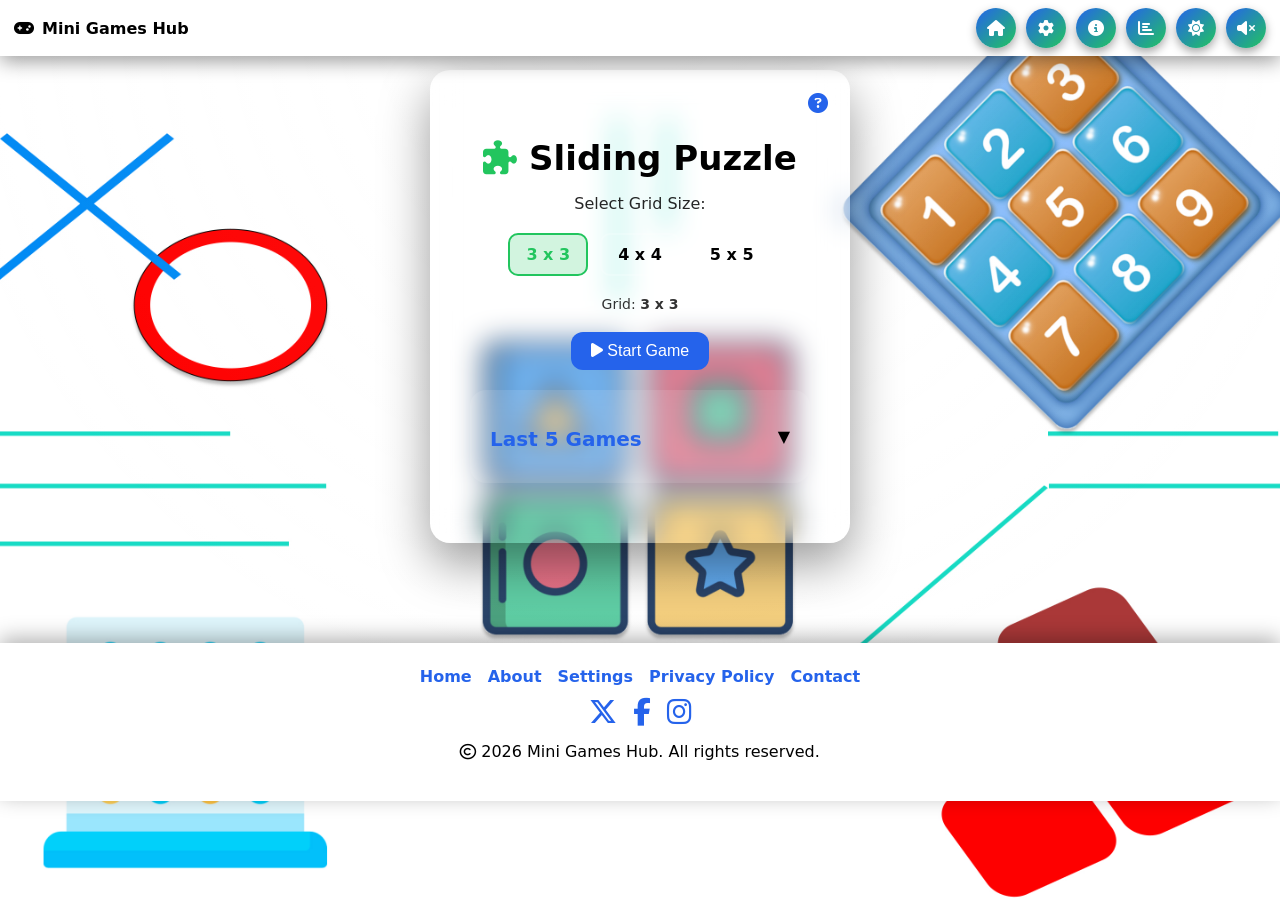
<file: html/puzzle.html>
<!DOCTYPE html>
<html lang="en">

<head>
    <meta charset="UTF-8">
    <meta name="viewport" content="width=device-width, initial-scale=1.0">
    <title>Sliding Puzzle - Menu</title>
    <link rel="icon" type="image/svg+xml" href="../assets/img/favicon.svg">
    <link rel="stylesheet" href="../css/style.css">
    <link rel="stylesheet" href="../css/puzzle.css">
    <link rel="stylesheet" href="https://cdnjs.cloudflare.com/ajax/libs/font-awesome/6.5.0/css/all.min.css">
</head>

<body>
    <audio id="bgm" src="../assets/sound/background.mp3" loop hidden></audio>

    <!-- Header / Navigation -->
    <header>
        <nav class="navbar" aria-label="Main navigation">
            <a href="../index.html" class="logo">
                <i class="fa-solid fa-gamepad"></i> Mini Games Hub
            </a>

            <div class="nav-buttons" id="navMenu">
                <a href="../index.html"><i class="fa-solid fa-house"></i><span>Home</span></a>
                <a href="settings.html"><i class="fa-solid fa-gear"></i><span>Settings</span></a>
                <a href="about.html"><i class="fa-solid fa-circle-info"></i><span>About</span></a>
                <a href="stats.html"><i class="fa-solid fa-chart-bar"></i><span>Stats</span></a>

                <button class="themeBtn" onclick="toggleTheme()" aria-label="Toggle theme">
                    <i class="fa-solid fa-moon"></i><span>Theme</span>
                </button>

                <button class="muteBtn" onclick="toggleBgm()" aria-label="Toggle sound">
                    <i class="fa-solid fa-volume-high"></i><span>Sound</span>
                </button>
            </div>

            <button class="burger" id="burgerBtn" aria-label="Open menu">
                <i class="fa-solid fa-bars"></i>
            </button>
        </nav>
    </header>

    <!-- Main Menu Content -->
    <main>
        <section class="start-screen" aria-label="Sliding Puzzle Menu">
            <a href="how-to.html?game=puzzle" class="how-to-corner" aria-label="How to play Sliding Puzzle">
                <i class="fa-solid fa-circle-question"></i>
            </a>
            <h1>
                <i class="fa-solid fa-puzzle-piece icon-puzzle"></i> Sliding Puzzle
            </h1>
            <!-- Grid Selection -->
            <form id="puzzleForm">
                <p>Select Grid Size:</p>

                <div class="puzzle-grid-select">

                    <input type="radio" name="grid" value="3" id="grid3" hidden checked>
                    <label for="grid3" class="puzzle-grid-btn g3">3 x 3</label>

                    <input type="radio" name="grid" value="4" id="grid4" hidden>
                    <label for="grid4" class="puzzle-grid-btn g4">4 x 4</label>

                    <input type="radio" name="grid" value="5" id="grid5" hidden>
                    <label for="grid5" class="puzzle-grid-btn g5">5 x 5</label>


                </div>

                <p id="gridHint">Grid: <b>3 x 3</b></p>

                <button type="submit" class="rst-but">
                    <i class="fa-solid fa-play"></i> Start Game
                </button>
            </form>
            <div class="game-history">
                <input type="checkbox" id="historyToggle" hidden>
                <label for="historyToggle" class="history-header">
                    <h2>Last 5 Games</h2>
                    <span class="arrow">&#9660;</span>
                </label>
                <ul id="puzzleHistoryList" class="history-list"></ul>
            </div>
        </section>
    </main>

    <!-- Footer -->
    <footer class="footer">
        <div class="footer-content">
            <nav class="footer-links" aria-label="Footer navigation">
                <a href="../index.html">Home</a>
                <a href="about.html">About</a>
                <a href="settings.html">Settings</a>
                <a href="privacy.html">Privacy Policy</a>
                <a href="contact.html">Contact</a>
            </nav>

            <div class="footer-socials" aria-label="Social links">
                <a href="https://x.com" target="_blank" title="Twitter">
                    <i class="fa-brands fa-x-twitter"></i>
                </a>
                <a href="https://facebook.com" target="_blank" title="Facebook">
                    <i class="fa-brands fa-facebook-f"></i>
                </a>
                <a href="https://instagram.com" target="_blank" title="Instagram">
                    <i class="fa-brands fa-instagram"></i>
                </a>
            </div>

            <p>
                <i class="fa-regular fa-copyright"></i>
                <span id="currentYear"></span> Mini Games Hub. All rights reserved.
            </p>
        </div>
    </footer>

    <script src="../js/theme.js"></script>
    <script src="../js/puzzle.js"></script>
</body>

</html>
</file>
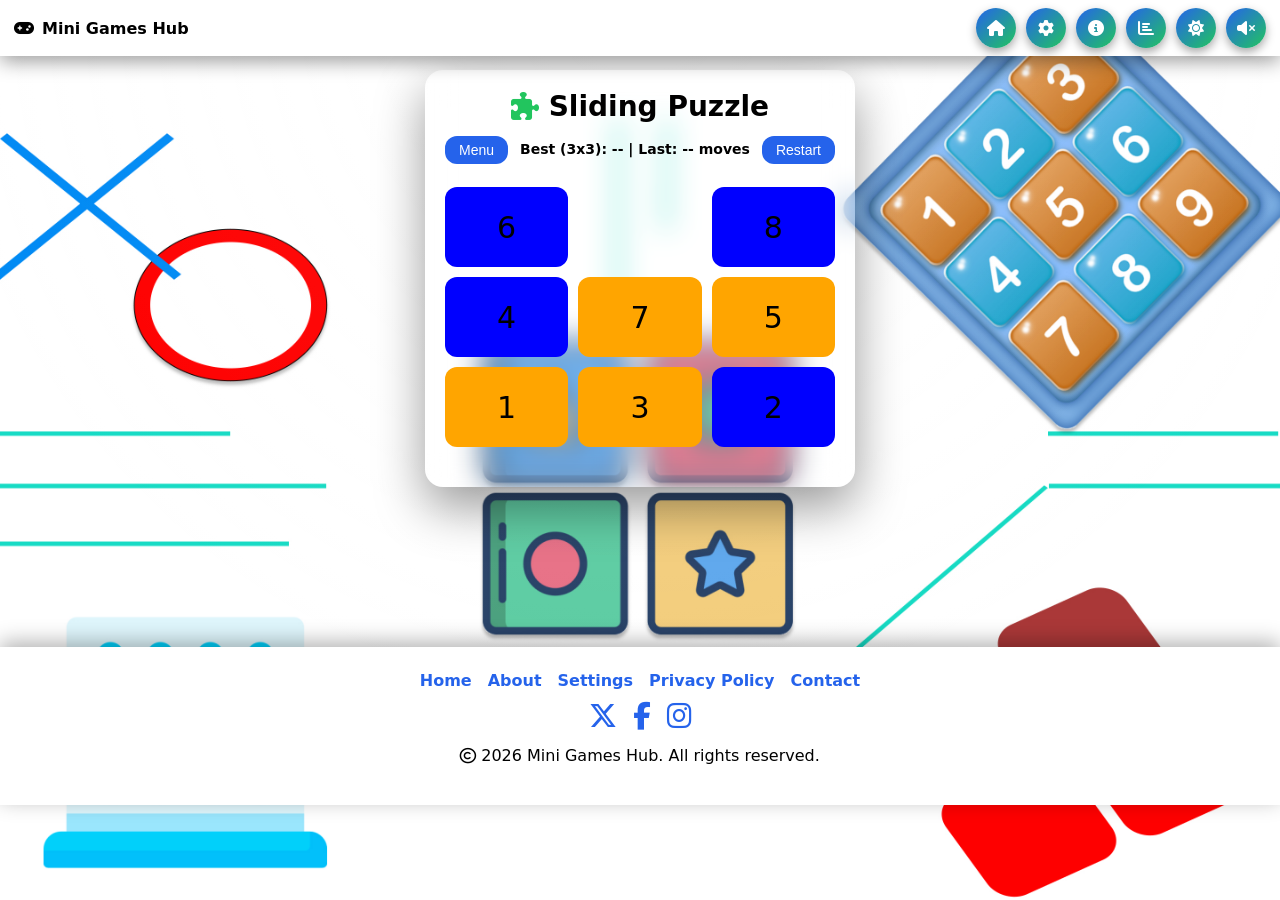
<file: html/puzzleGame.html>
<!DOCTYPE html>
<html lang="en">

<head>
  <meta charset="UTF-8">
  <meta name="viewport" content="width=device-width, initial-scale=1.0">
  <title>Sliding Puzzle</title>
  <link rel="icon" type="image/svg+xml" href="../assets/img/favicon.svg">
  <link rel="stylesheet" href="../css/style.css">
  <link rel="stylesheet" href="../css/puzzle.css">
  <link rel="stylesheet" href="https://cdnjs.cloudflare.com/ajax/libs/font-awesome/6.5.0/css/all.min.css">
</head>

<body>
  <audio id="bgm" src="../assets/sound/background.mp3" loop hidden></audio>
  <audio id="clickSound" src="../assets/sound/click.mp3" hidden></audio>
  <audio id="winSound" src="../assets/sound/win.mp3" hidden></audio>

  <!-- Header / Navigation -->
  <header>
    <nav class="navbar" aria-label="Main navigation">
      <a href="../index.html" class="logo">
        <i class="fa-solid fa-gamepad"></i> Mini Games Hub
      </a>

      <div class="nav-buttons" id="navMenu">
        <a href="../index.html"><i class="fa-solid fa-house"></i><span>Home</span></a>
        <a href="settings.html"><i class="fa-solid fa-gear"></i><span>Settings</span></a>
        <a href="about.html"><i class="fa-solid fa-circle-info"></i><span>About</span></a>
        <a href="stats.html"><i class="fa-solid fa-chart-bar"></i><span>Stats</span></a>

        <button class="themeBtn" onclick="toggleTheme()" aria-label="Toggle theme">
          <i class="fa-solid fa-moon"></i><span>Theme</span>
        </button>

        <button class="muteBtn" onclick="toggleBgm()" aria-label="Toggle sound">
          <i class="fa-solid fa-volume-high"></i><span>Sound</span>
        </button>
      </div>

      <button class="burger" id="burgerBtn" aria-label="Open menu">
        <i class="fa-solid fa-bars"></i>
      </button>
    </nav>
  </header>

  <!-- Main Game Area -->
  <main>
    <section class="game-card" aria-label="Sliding Puzzle Game">
      <h1><i class="fa-solid fa-puzzle-piece icon-puzzle"></i> Sliding Puzzle</h1>

      <!-- Top Controls -->
      <div class="top-ui">
        <button onclick="goToMenu()" class="rst-but small">Menu</button>
        <!-- Best Score -->
        <div class="best-row">
          <p id="best" class="score" aria-live="polite">Best Move</p>
        </div>
        <div class="buttons">
          <button onclick="reset()" class="rst-but small">Restart</button>
        </div>
      </div>

      <!-- Puzzle Board -->
      <section id="puzzle" class="puzzleBoard" role="grid" aria-label="Sliding Puzzle Board">

      </section>


    </section>

    <!-- Result Modal -->
    <div id="resultModal" class="modal">
      <div class="modal-content">
        <div class="modal-icons">
          <i class="fa-solid fa-puzzle-piece icon-puzzle"></i>
        </div>

        <h2 id="resultText" style="color: #22c55e;">Puzzle Solved!</h2>
        <p id="resultStats">Moves: 0</p>

        <div class="modal-buttons">
          <button class="modal-btn" onclick="reset()">Restart</button>
          <button class="modal-btn" onclick="goToMenu()">Menu</button>
        </div>
      </div>
    </div>
  </main>

  <!-- FOOTER -->
  <footer class="footer">
    <div class="footer-content">

      <nav class="footer-links" aria-label="Footer navigation">
        <a href="../index.html">Home</a>
        <a href="about.html">About</a>
        <a href="settings.html">Settings</a>
        <a href="privacy.html">Privacy Policy</a>
        <a href="contact.html">Contact</a>
      </nav>

      <div class="footer-socials" aria-label="Social links">
        <a href="https://x.com" target="_blank" title="Twitter">
          <i class="fa-brands fa-x-twitter"></i>
        </a>
        <a href="https://facebook.com" target="_blank" title="Facebook">
          <i class="fa-brands fa-facebook-f"></i>
        </a>
        <a href="https://instagram.com" target="_blank" title="Instagram">
          <i class="fa-brands fa-instagram"></i>
        </a>
      </div>

      <p><i class="fa-regular fa-copyright"></i> <span id="currentYear"></span> Mini Games Hub. All rights reserved.</p>

    </div>
  </footer>

  <script src="../js/theme.js"></script>
  <script src="../js/puzzle.js"></script>
</body>

</html>
</file>
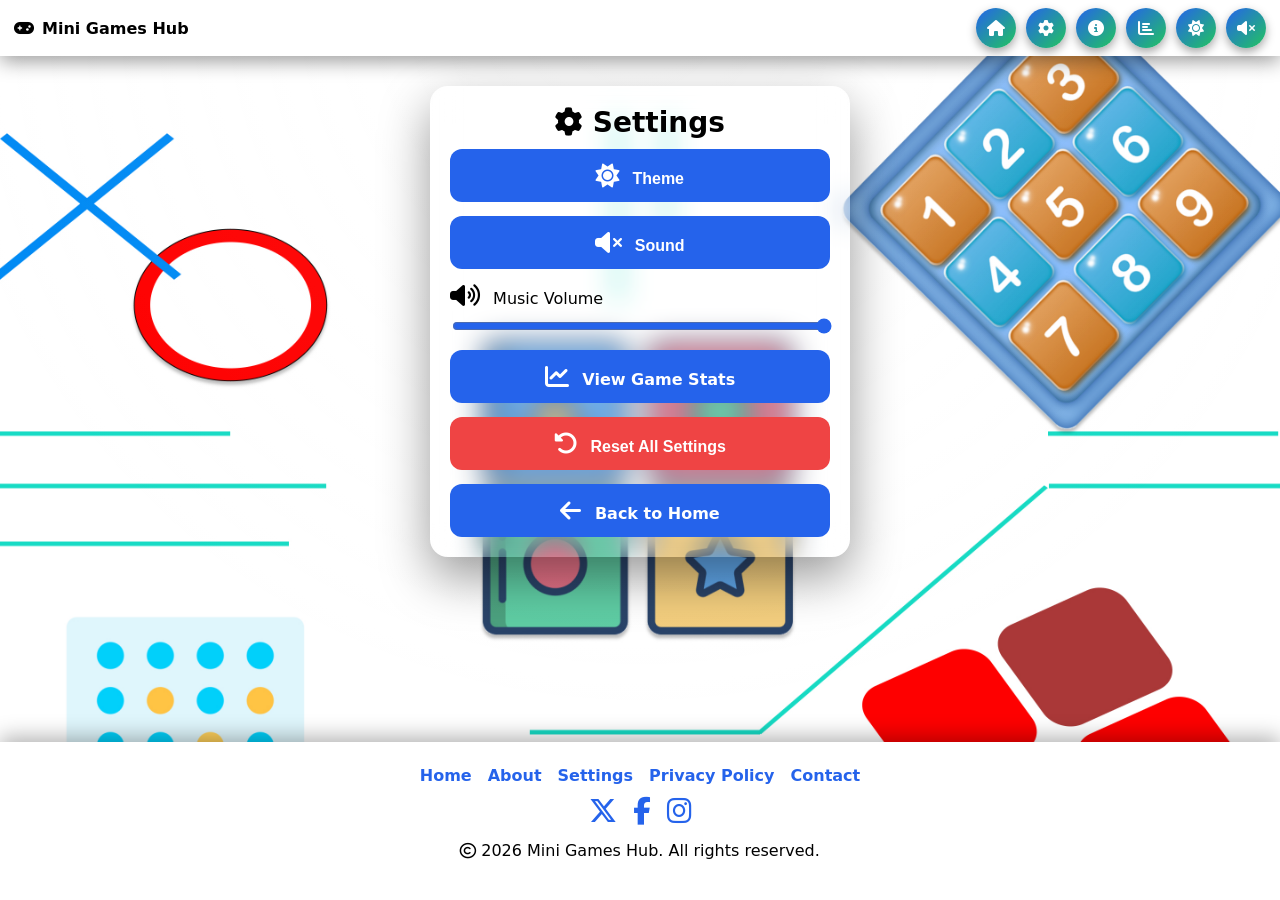
<file: html/settings.html>
<!DOCTYPE html>
<html lang="en">

<head>
  <meta charset="UTF-8">
  <title>Settings | Mini Games Hub</title>
  <meta name="viewport" content="width=device-width, initial-scale=1.0">
  <link rel="icon" type="image/svg+xml" href="../assets/img/favicon.svg">
  <link rel="stylesheet" href="../css/style.css">
  <link rel="stylesheet" href="https://cdnjs.cloudflare.com/ajax/libs/font-awesome/6.5.0/css/all.min.css">
</head>

<body>

  <audio id="bgm" src="../assets/sound/background.mp3" loop hidden></audio>

  <!-- Header / Navigation -->
  <header>
    <nav class="navbar" aria-label="Main navigation">
      <a href="../index.html" class="logo">
        <i class="fa-solid fa-gamepad"></i> Mini Games Hub
      </a>

      <div class="nav-buttons" id="navMenu">
        <a href="../index.html"><i class="fa-solid fa-house"></i><span>Home</span></a>
        <a href="settings.html"><i class="fa-solid fa-gear"></i><span>Settings</span></a>
        <a href="about.html"><i class="fa-solid fa-circle-info"></i><span>About</span></a>
        <a href="stats.html"><i class="fa-solid fa-chart-bar"></i><span>Stats</span></a>

        <button class="themeBtn" onclick="toggleTheme()" aria-label="Toggle theme">
          <i class="fa-solid fa-moon"></i><span>Theme</span>
        </button>

        <button class="muteBtn" onclick="toggleBgm()" aria-label="Toggle sound">
          <i class="fa-solid fa-volume-high"></i><span>Sound</span>
        </button>
      </div>

      <button class="burger" id="burgerBtn" aria-label="Open menu">
        <i class="fa-solid fa-bars"></i>
      </button>
    </nav>
  </header>

  <!-- Main Content -->
  <main class="page-wrapper">
    <section class="card game-card" aria-label="Settings Panel">

      <h1><i class="fa-solid fa-gear"></i> Settings</h1>

      <section class="menu" aria-label="Settings Options">

        <button class="themeBtn" onclick="toggleTheme()" aria-label="Toggle theme">
          <i class="fa-solid fa-moon"></i> <span>Theme</span>
        </button>

        <button class="muteBtn" onclick="toggleBgm()" aria-label="Toggle sound">
          <i class="fa-solid fa-volume-high"></i> Sound
        </button>

        <!-- Volume Control -->
        <section class="volume-control" aria-label="Music volume control">
          <label for="volumeSlider">
            <i class="fa-solid fa-volume-high"></i> Music Volume
          </label>

          <input type="range" id="volumeSlider" min="0" max="1" step="0.01">
        </section>

        <!-- Stats Link -->
        <a href="stats.html" aria-label="Statistics">
          <i class="fa-solid fa-chart-line"></i> View Game Stats
        </a>

        <!-- Reset -->
        <button onclick="resetSettings()" style="background:#ef4444;color:white;" aria-label="Reset all settings">
          <i class="fa-solid fa-rotate-left"></i> Reset All Settings
        </button>

        <!-- Back -->
        <a href="../index.html" aria-label="Back navigation">
          <i class="fa-solid fa-arrow-left"></i> Back to Home
        </a>


      </section>

    </section>
  </main>

  <!-- FOOTER -->
  <footer class="footer">
    <div class="footer-content">

      <nav class="footer-links" aria-label="Footer navigation">
        <a href="../index.html">Home</a>
        <a href="about.html">About</a>
        <a href="settings.html">Settings</a>
        <a href="privacy.html">Privacy Policy</a>
        <a href="contact.html">Contact</a>
      </nav>

      <div class="footer-socials" aria-label="Social links">
        <a href="https://x.com" target="_blank" title="Twitter">
          <i class="fa-brands fa-x-twitter"></i>
        </a>
        <a href="https://facebook.com" target="_blank" title="Facebook">
          <i class="fa-brands fa-facebook-f"></i>
        </a>
        <a href="https://instagram.com" target="_blank" title="Instagram">
          <i class="fa-brands fa-instagram"></i>
        </a>
      </div>

      <p><i class="fa-regular fa-copyright"></i> <span id="currentYear"></span> Mini Games Hub. All rights reserved.</p>

    </div>
  </footer>

  <script src="../js/theme.js"></script>

</body>

</html>
</file>
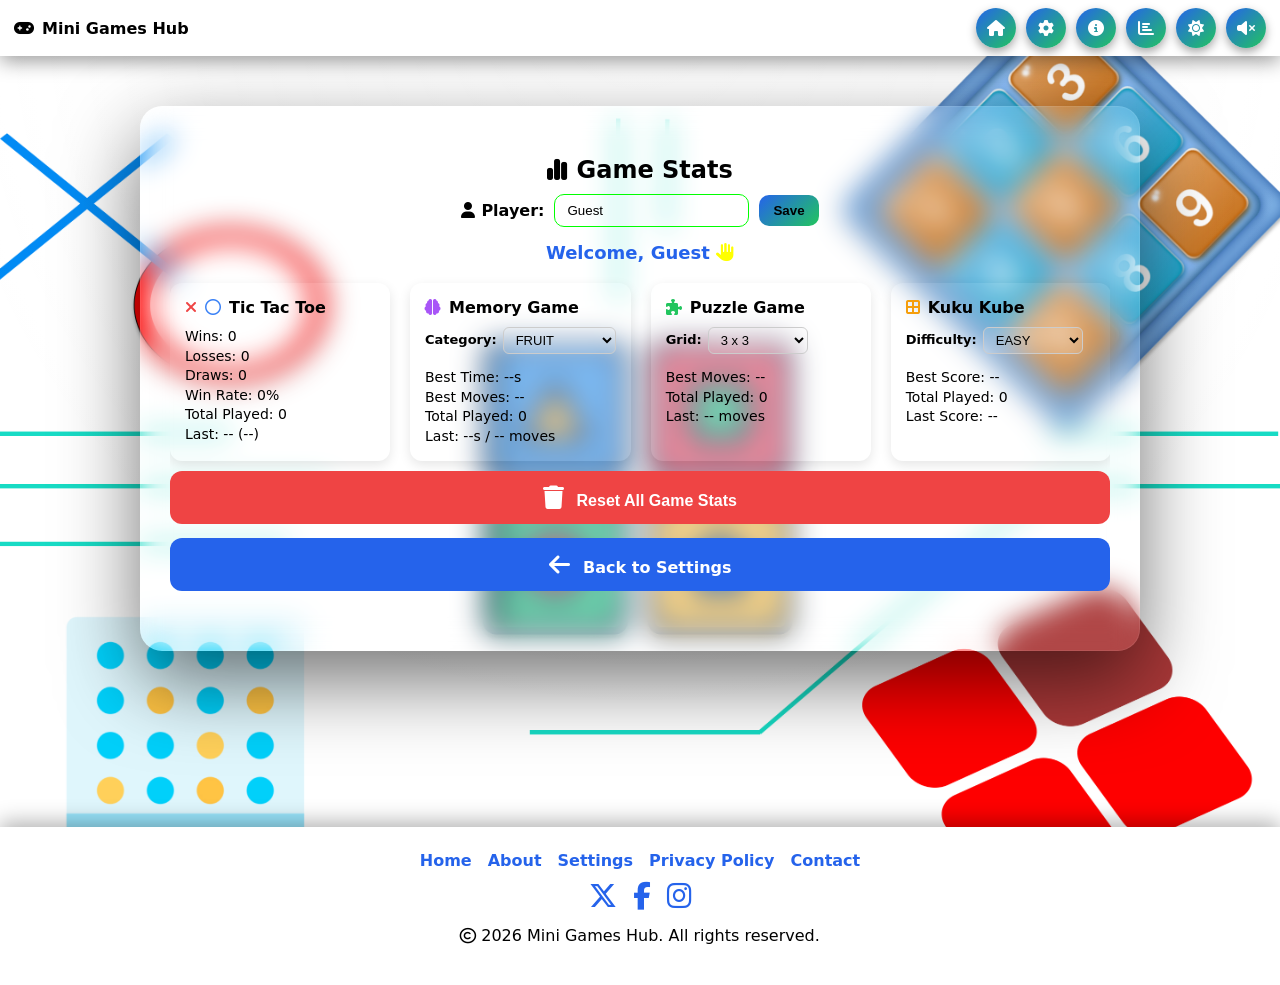
<file: html/stats.html>
<!DOCTYPE html>
<html lang="en">

<head>
  <meta charset="UTF-8">
  <title>Game Stats | Mini Games Hub</title>
  <meta name="viewport" content="width=device-width, initial-scale=1.0">
  <link rel="icon" type="image/svg+xml" href="../assets/img/favicon.svg">
  <link rel="stylesheet" href="../css/style.css">
  <link rel="stylesheet" href="../css/stats.css">
  <link rel="stylesheet" href="https://cdnjs.cloudflare.com/ajax/libs/font-awesome/6.5.0/css/all.min.css">
</head>

<body>

  <audio id="bgm" src="../assets/sound/background.mp3" loop hidden></audio>

  <!-- HEADER -->
  <header>
    <nav class="navbar" aria-label="Main navigation">
      <a href="../index.html" class="logo">
        <i class="fa-solid fa-gamepad"></i> Mini Games Hub
      </a>

      <div class="nav-buttons" id="navMenu">
        <a href="../index.html"><i class="fa-solid fa-house"></i><span>Home</span></a>
        <a href="settings.html"><i class="fa-solid fa-gear"></i><span>Settings</span></a>
        <a href="about.html"><i class="fa-solid fa-circle-info"></i><span>About</span></a>
        <a href="stats.html"><i class="fa-solid fa-chart-bar"></i><span>Stats</span></a>

        <button class="themeBtn" onclick="toggleTheme()" aria-label="Toggle theme">
          <i class="fa-solid fa-moon"></i><span>Theme</span>
        </button>

        <button class="muteBtn" onclick="toggleBgm()" aria-label="Toggle sound">
          <i class="fa-solid fa-volume-high"></i><span>Sound</span>
        </button>
      </div>

      <button class="burger" id="burgerBtn" aria-label="Open menu">
        <i class="fa-solid fa-bars"></i>
      </button>
    </nav>
  </header>

  <!-- MAIN CONTENT -->
  <main class="page-wrapper">
    <article class="card">
      <h1 id="stats-title">
        <i class="fa-solid fa-chart-simple"></i> Game Stats
      </h1>
      <div class="user-box">
        <label for="usernameInput">
          <i class="fa-solid fa-user"></i> Player:
        </label>

        <input type="text" id="usernameInput" placeholder="Enter your name">

        <button onclick="saveUsername()">Save</button>
      </div>

      <h2 id="welcomeUser" class="welcome-user"></h2>

      <section class="cards-wrapper">

        <div class="stat-card">
          <div class="stat-card-header">
            <i class="fa-solid fa-xmark icon-x"></i>
            <i class="fa-regular fa-circle icon-o"></i>
            <span>Tic Tac Toe</span>
          </div>
          <div class="stat-card-body" id="tttStats">
            Wins: 0<br>
            Losses: 0<br>
            Draws: 0<br>
            Win Rate: 0%<br>
            Total Played: 0<br>
            Last: -- (--)<br>
          </div>
        </div>

        <div class="stat-card">
          <div class="stat-card-header">
            <i class="fa-solid fa-brain icon-brain"></i>
            <span>Memory Game</span>
          </div>
          <div class="stat-card-body">
            <!-- Styled Dropdown -->
            <div class="dropdown-wrapper">
              <label for="memoryCategory">Category:</label>
              <select id="memoryCategory" class="styled-dropdown">
                <option value="fruit">FRUIT</option>
                <option value="geometry">GEOMETRY</option>
              </select>
            </div>

            <div id="memoryStats" class="memory-stats">
              Best Time: --s<br>
              Best Moves: --<br>
              Total Played: 0<br>
              Last: --s / -- moves
            </div>
          </div>
        </div>

        <div class="stat-card">
          <div class="stat-card-header">
            <i class="fa-solid fa-puzzle-piece icon-puzzle"></i>
            <span>Puzzle Game</span>
          </div>
          <div class="stat-card-body">
            <div class="dropdown-wrapper">
              <label>Grid:</label>
              <select id="puzzleGridSelect" class="styled-dropdown">
                <option value="3">3 x 3</option>
                <option value="4">4 x 4</option>
                <option value="5">5 x 5</option>
              </select>
            </div>
            <div id="puzzleStats">
              Best Moves: --<br>
              Total Played: 0<br>
              Last: -- moves
            </div>
          </div>
        </div>

        <div class="stat-card">
          <div class="stat-card-header">
            <i class="fa-solid fa-border-all icon-grid"></i>
            <span>Kuku Kube</span>
          </div>

          <div class="stat-card-body">
            <!-- Dropdown -->
            <div class="dropdown-wrapper">
              <label for="kukuDifficulty">Difficulty:</label>
              <select id="kukuDifficulty" class="styled-dropdown">
                <option value="easy">EASY</option>
                <option value="medium">MEDIUM</option>
                <option value="hard">HARD</option>
              </select>
            </div>

            <div id="kukuStats">
              Best Score: -- <br>
              Total Played: 0 <br>
              Last Score: --
            </div>
          </div>
        </div>
      </section>

      <div class="menu">
        <button onclick="resetAllStats()" class="danger-btn" style="background:#ef4444;color:white;"
          aria-label="Reset all game stats">
          <i class="fa-solid fa-trash"></i> Reset All Game Stats
        </button>
        <a href="settings.html" class="secondary-btn">
          <i class="fa-solid fa-arrow-left"></i> Back to Settings
        </a>
      </div>
    </article>

  </main>
  <div id="resetModal" class="reset-modal">
    <div class="reset-modal-content">
      <h2>Reset All Stats?</h2>
      <p>This will delete all game progress including your name.</p>

      <div class="reset-modal-buttons">
        <button class="reset-modal-btn danger" onclick="confirmReset()">Yes, Reset</button>
        <button class="reset-modal-btn" onclick="closeResetModal()">Cancel</button>
      </div>
    </div>
  </div>
  <footer class="footer">
    <div class="footer-content">
      <nav class="footer-links" aria-label="Footer navigation">
        <a href="../index.html">Home</a>
        <a href="about.html">About</a>
        <a href="settings.html">Settings</a>
        <a href="privacy.html">Privacy Policy</a>
        <a href="contact.html">Contact</a>
      </nav>

      <div class="footer-socials" aria-label="Social links">
        <a href="https://x.com" target="_blank" title="Twitter">
          <i class="fa-brands fa-x-twitter"></i>
        </a>
        <a href="https://facebook.com" target="_blank" title="Facebook">
          <i class="fa-brands fa-facebook-f"></i>
        </a>
        <a href="https://instagram.com" target="_blank" title="Instagram">
          <i class="fa-brands fa-instagram"></i>
        </a>
      </div>

      <p><i class="fa-regular fa-copyright"></i> <span id="currentYear"></span> Mini Games Hub. All rights reserved.</p>
    </div>
  </footer>

  <script src="../js/theme.js"></script>
  <script src="../js/stats.js"></script>


</body>

</html>
</file>
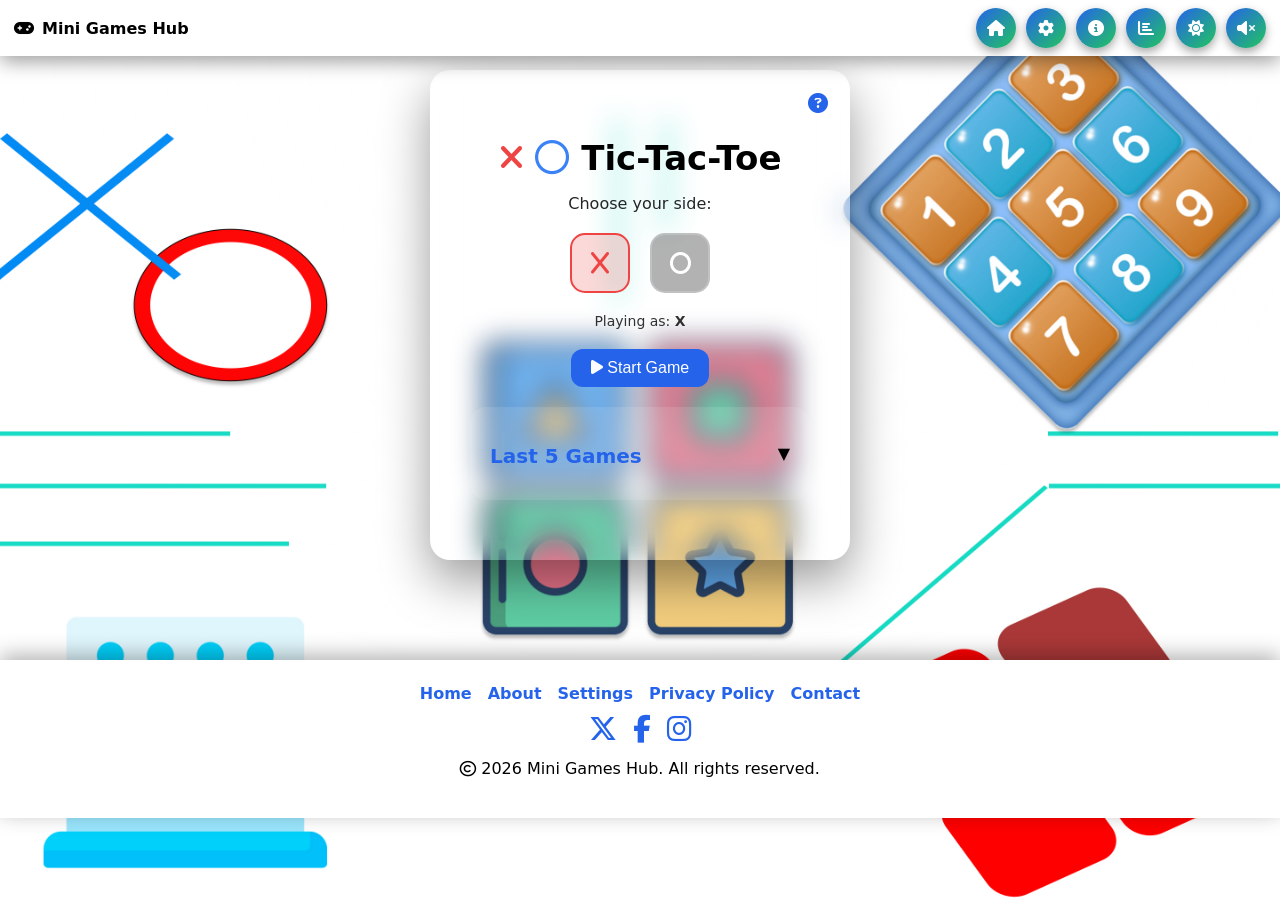
<file: html/tic.html>
<!DOCTYPE html>
<html lang="en">

<head>
  <meta charset="UTF-8">
  <meta name="viewport" content="width=device-width, initial-scale=1.0">
  <title>Tic Tac Toe - Menu</title>
  <link rel="icon" type="image/svg+xml" href="../assets/img/favicon.svg">
  <link rel="stylesheet" href="../css/style.css">
  <link rel="stylesheet" href="../css/tic.css">
  <link rel="stylesheet" href="https://cdnjs.cloudflare.com/ajax/libs/font-awesome/6.5.0/css/all.min.css">
</head>

<body>
  <audio id="bgm" src="../assets/sound/background.mp3" loop hidden></audio>

  <!-- Header / Navigation -->
  <header>
    <nav class="navbar" aria-label="Main navigation">
      <a href="../index.html" class="logo">
        <i class="fa-solid fa-gamepad"></i> Mini Games Hub
      </a>

      <div class="nav-buttons" id="navMenu">
        <a href="../index.html"><i class="fa-solid fa-house"></i><span>Home</span></a>
        <a href="settings.html"><i class="fa-solid fa-gear"></i><span>Settings</span></a>
        <a href="about.html"><i class="fa-solid fa-circle-info"></i><span>About</span></a>
        <a href="stats.html"><i class="fa-solid fa-chart-bar"></i><span>Stats</span></a>

        <button class="themeBtn" onclick="toggleTheme()" aria-label="Toggle theme">
          <i class="fa-solid fa-moon"></i><span>Theme</span>
        </button>

        <button class="muteBtn" onclick="toggleBgm()" aria-label="Toggle sound">
          <i class="fa-solid fa-volume-high"></i><span>Sound</span>
        </button>
      </div>

      <button class="burger" id="burgerBtn" aria-label="Open menu">
        <i class="fa-solid fa-bars"></i>
      </button>
    </nav>
  </header>

  <!-- Main Content -->
  <main>
    <section class="start-screen">
      <a href="how-to.html?game=tic" class="how-to-corner" aria-label="How to play Tic-Tac-Toe">
        <i class="fa-solid fa-circle-question"></i>
      </a>
      <h1 class="game-h1">
        <i class="fa-solid fa-xmark icon-x"></i>
        <i class="fa-regular fa-circle icon-o"></i> Tic-Tac-Toe
      </h1>
      <!-- Side Picker -->
      <form id="ticForm">
        <p>Choose your side:</p>

        <div class="side-picker">
          <input type="radio" name="side" value="X" id="pickX" hidden checked>
          <label for="pickX" class="side-btn">
            <i class="fa-solid fa-x"></i>
          </label>

          <input type="radio" name="side" value="O" id="pickO" hidden>
          <label for="pickO" class="side-btn">
            <i class="fa-solid fa-o"></i>
          </label>
        </div>

        <p id="selectedHint">Playing as: <b>X</b></p>

        <button type="submit" class="rst-but">
          <i class="fa-solid fa-play"></i> Start Game
        </button>
      </form>
      <div class="game-history">
        <input type="checkbox" id="historyToggle" hidden>
        <label for="historyToggle" class="history-header">
          <h2>Last 5 Games</h2>
          <span class="arrow">&#9660;</span>
        </label>
        <ul id="historyList" class="history-list"></ul>
      </div>
    </section>
  </main>

  <!-- Footer -->
  <footer class="footer">
    <div class="footer-content">
      <nav class="footer-links" aria-label="Footer navigation">
        <a href="../index.html">Home</a>
        <a href="about.html">About</a>
        <a href="settings.html">Settings</a>
        <a href="privacy.html">Privacy Policy</a>
        <a href="contact.html">Contact</a>
      </nav>

      <div class="footer-socials" aria-label="Social links">
        <a href="https://x.com" target="_blank" title="Twitter">
          <i class="fa-brands fa-x-twitter"></i>
        </a>
        <a href="https://facebook.com" target="_blank" title="Facebook">
          <i class="fa-brands fa-facebook-f"></i>
        </a>
        <a href="https://instagram.com" target="_blank" title="Instagram">
          <i class="fa-brands fa-instagram"></i>
        </a>
      </div>

      <p><i class="fa-regular fa-copyright"></i> <span id="currentYear"></span> Mini Games Hub. All rights reserved.</p>
    </div>
  </footer>

  <script src="../js/theme.js"></script>
  <script src="../js/tic.js"></script>
</body>

</html>
</file>
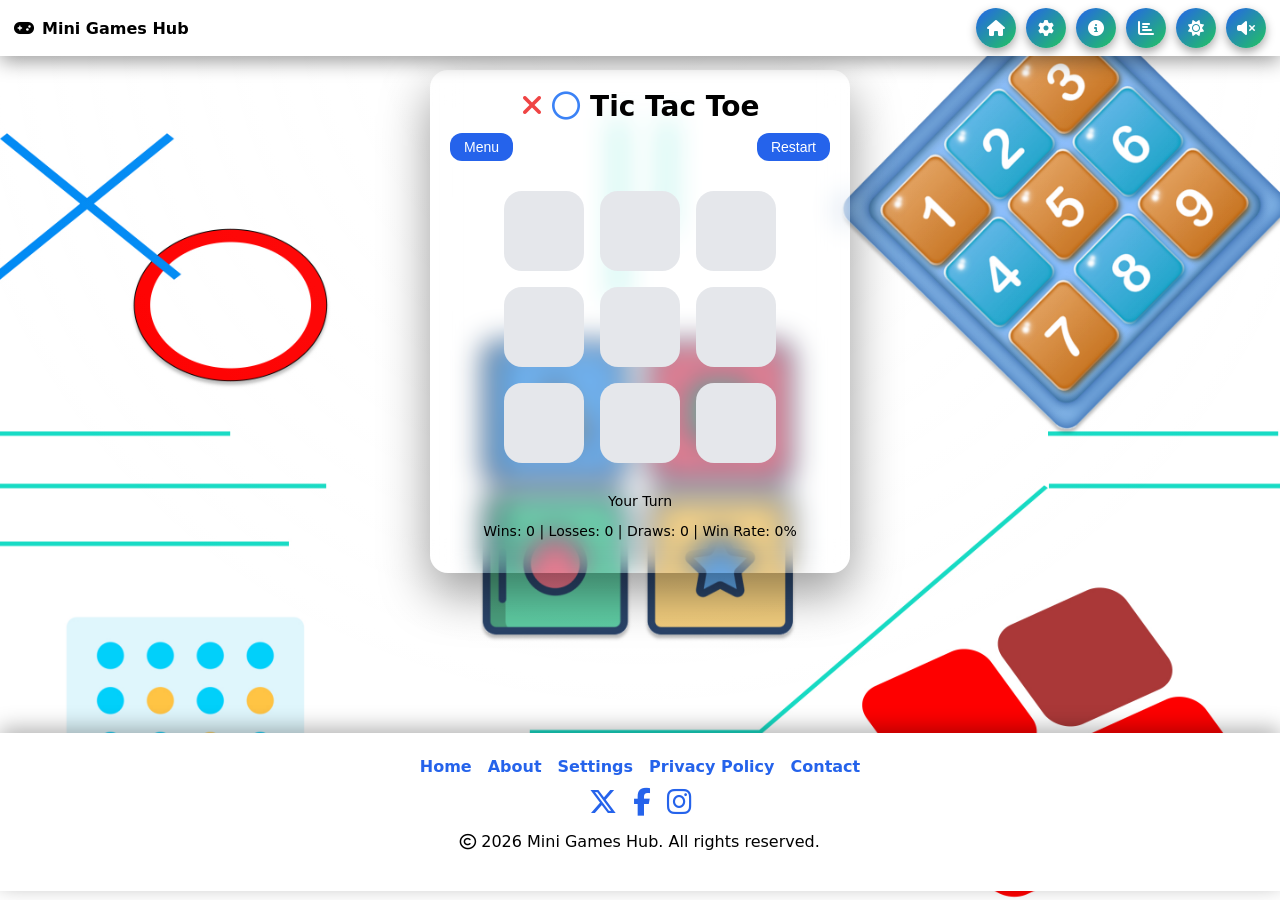
<file: html/ticGame.html>
<!DOCTYPE html>
<html lang="en">

<head>
  <meta charset="UTF-8">
  <meta name="viewport" content="width=device-width, initial-scale=1.0">
  <title>Tic Tac Toe</title>
  <link rel="icon" type="image/svg+xml" href="../assets/img/favicon.svg">
  <link rel="stylesheet" href="../css/style.css">
  <link rel="stylesheet" href="../css/tic.css">
  <link rel="stylesheet" href="https://cdnjs.cloudflare.com/ajax/libs/font-awesome/6.5.0/css/all.min.css">
</head>

<body>
  <audio id="bgm" src="../assets/sound/background.mp3" loop hidden></audio>
  <audio id="clickSound" src="../assets/sound/click.mp3" preload="auto"></audio>
  <audio id="winSound" src="../assets/sound/win.mp3" preload="auto"></audio>
  <audio id="drawSound" src="../assets/sound/draw.mp3" preload="auto"></audio>
  <audio id="loseSound" src="../assets/sound/lose.mp3" preload="auto"></audio>
  <!-- Header / Navigation -->
  <header>
    <nav class="navbar" aria-label="Main navigation">
      <a href="../index.html" class="logo">
        <i class="fa-solid fa-gamepad"></i> Mini Games Hub
      </a>

      <div class="nav-buttons" id="navMenu">
        <a href="../index.html"><i class="fa-solid fa-house"></i><span>Home</span></a>
        <a href="settings.html"><i class="fa-solid fa-gear"></i><span>Settings</span></a>
        <a href="about.html"><i class="fa-solid fa-circle-info"></i><span>About</span></a>
        <a href="stats.html"><i class="fa-solid fa-chart-bar"></i><span>Stats</span></a>

        <button class="themeBtn" onclick="toggleTheme()" aria-label="Toggle theme">
          <i class="fa-solid fa-moon"></i><span>Theme</span>
        </button>

        <button class="muteBtn" onclick="toggleBgm()" aria-label="Toggle sound">
          <i class="fa-solid fa-volume-high"></i><span>Sound</span>
        </button>
      </div>

      <button class="burger" id="burgerBtn" aria-label="Open menu">
        <i class="fa-solid fa-bars"></i>
      </button>
    </nav>
  </header>

  <!-- Main Game Area -->
  <main>
    <section class="game-card" aria-label="Tic Tac Toe Game">
      <h1 class="game-h1">
        <i class="fa-solid fa-xmark icon-x"></i>
        <i class="fa-regular fa-circle icon-o"></i> Tic Tac Toe
      </h1>

      <!-- Top Controls -->
      <div class="top-ui">
        <div class="buttons">
          <button onclick="goToMenu()" class="rst-but small">Menu</button>
        </div>

        <div class="buttons">
          <button onclick="reset()" class="rst-but small">Restart</button>
        </div>
      </div>

      <!-- 3x3 Game Board -->
      <section id="board" class="ttt-board" role="grid" aria-label="Tic Tac Toe Board">

      </section>


      <!-- Game Status -->
      <p id="status" class="score" aria-live="polite">Your Turn</p>
      <p id="score" class="score" aria-live="polite">
        Wins: 0 | Losses: 0 | Draws: 0 | Win Rate: 0%
      </p>
    </section>

    <!-- Result Popup Modal -->
    <div id="resultModal" class="modal">
      <div class="modal-content">
        <!-- X and O icons -->
        <div class="modal-icons">
          <i class="fa-solid fa-xmark icon-x"></i>
          <i class="fa-regular fa-circle icon-o"></i>
        </div>

        <h2 id="resultText">You Win!</h2>
        <p id="resultStats">Wins: 0 | Losses: 0 | Draws: 0 | Win Rate: 0%</p>
        <div class="modal-buttons">
          <button id="restartBtn" class="modal-btn" onclick="reset()">Restart</button>
          <button id="menuBtn" class="modal-btn" onclick="goToMenu()">Menu</button>
        </div>
      </div>
    </div>
  </main>



  <!-- Footer -->
  <footer class="footer">
    <div class="footer-content">
      <nav class="footer-links" aria-label="Footer navigation">
        <a href="../index.html">Home</a>
        <a href="about.html">About</a>
        <a href="settings.html">Settings</a>
        <a href="privacy.html">Privacy Policy</a>
        <a href="contact.html">Contact</a>
      </nav>

      <div class="footer-socials" aria-label="Social links">
        <a href="https://x.com" target="_blank" title="Twitter">
          <i class="fa-brands fa-x-twitter"></i>
        </a>
        <a href="https://facebook.com" target="_blank" title="Facebook">
          <i class="fa-brands fa-facebook-f"></i>
        </a>
        <a href="https://instagram.com" target="_blank" title="Instagram">
          <i class="fa-brands fa-instagram"></i>
        </a>
      </div>

      <p>
        <i class="fa-regular fa-copyright"></i>
        <span id="currentYear"></span> Mini Games Hub. All rights reserved.
      </p>
    </div>
  </footer>

  <script src="../js/theme.js"></script>
  <script src="../js/tic.js"></script>
</body>

</html>
</file>
<file: css/style.css>
:root {
  --bg: #020617;
  --card: #0f172a;
  --accent: #fff27a;
  --text: #e5e7eb;
  --bg-image: url('../assets/img/darkbackground.jpg');
}

.light {
  --bg: #f8fafc;
  --card: #ffffff;
  --accent: #2563eb;
  --text: #000000;
  --bg-image: url('../assets/img/lightbackground.jpg');
}

* {
  box-sizing: border-box;
}

html,
body {
  max-width: 100%;
  overflow-x: hidden;
}

body {
  margin: 0;
  min-height: 100vh;
  display: flex;
  flex-direction: column;
  font-family: system-ui, sans-serif;
  background-color: var(--bg);
  background-image: var(--bg-image);
  background-repeat: no-repeat;
  background-position: center;
  background-size: cover;
  background-attachment: fixed;
  color: var(--text);
  padding-top: 70px;
  /* space for navbar */
  animation: fade 0.4s ease;

}

body::after {
  content: "";
  position: fixed;
  inset: 0;
  background: radial-gradient(circle at top,
      rgba(255, 255, 255, .08),
      transparent 65%);
  pointer-events: none;
  z-index: -1;
}

@keyframes fade {
  from {
    opacity: 0;
    transform: translateY(20px);
  }

  to {
    opacity: 1;
    transform: translateY(0);
  }
}

/* NAV BAR */
.navbar {
  position: fixed;
  top: 0;
  left: 0;
  width: 100%;
  height: 56px;
  background: var(--card);
  display: flex;
  align-items: center;
  justify-content: space-between;
  padding: 0 14px;
  box-shadow: 0 5px 20px rgba(0, 0, 0, .4);
  z-index: 1000;
}

.logo {
  font-weight: 700;
  font-size: 16px;
  text-decoration: none;
  color: inherit;
  display: flex;
  align-items: center;
  gap: 8px;
}

/* NAV BUTTONS */
.nav-buttons {
  display: flex;
  gap: 10px;
}

.nav-buttons a,
.nav-buttons button {
  width: 40px;
  height: 40px;
  border-radius: 50%;
  background: linear-gradient(135deg, var(--accent), #22c55e);
  border: none;
  display: flex;
  align-items: center;
  justify-content: center;
  color: white;
  font-size: 16px;
  cursor: pointer;
  box-shadow: 0 4px 10px rgba(0, 0, 0, .35);
  transition: 0.25s ease;
  text-decoration: none;
}

.nav-buttons a:hover,
.nav-buttons button:hover {
  transform: translateY(-2px) scale(1.08);
  box-shadow: 0 8px 18px rgba(0, 0, 0, .5);
}

.nav-buttons i {
  pointer-events: none;
}

.nav-buttons span {
  display: none;
}

/* BURGER */
.burger {
  display: none;
  background: none;
  border: none;
  font-size: 26px;
  color: var(--text);
  cursor: pointer;
}

/* HOME PAGE */
.page-wrapper {
  flex: 1;
  padding: 16px;
}

/* CARD */
.card {
  background: rgba(255, 255, 255, .08);
  backdrop-filter: blur(14px);
  border-radius: 22px;
  padding: 30px;
  padding-bottom: 60px;
  width: 100%;
  max-width: 1000px;
  margin: 20px auto 60px;
  box-shadow:
    0 30px 80px rgba(0, 0, 0, .55),
    inset 0 0 0 1px rgba(255, 255, 255, .08);
}

h1 {
  text-align: center;
  margin-bottom: 10px;

}

/* Game Grid */
.game-grid {
  display: grid;
  grid-template-columns: repeat(auto-fit, minmax(200px, 1fr));
  gap: 18px;
}

/* Tiles */
.game-tile {
  position: relative;
  height: 210px;
  border-radius: 16px;
  overflow: hidden;
  background: #000;
  box-shadow: 0 12px 30px rgba(0, 0, 0, .45);
  transition: all .35s cubic-bezier(.21, .6, .35, 1);
  cursor: pointer;
  text-decoration: none;
  color: white;
  isolation: isolate;
}

.game-tile::before {
  content: "";
  position: absolute;
  inset: 0;
  background: radial-gradient(circle at var(--x, 50%) var(--y, 50%),
      rgba(255, 255, 255, .25), transparent 55%);
  opacity: 0;
  transition: opacity .3s ease;
  z-index: 1;
}

.game-tile:hover::before {
  opacity: 1;
}

.game-tile:hover {
  transform: translateY(-10px) scale(1.06);
  box-shadow: 0 25px 80px rgba(0, 0, 0, .85);
}

.game-tile img {
  width: 100%;
  height: 100%;
  object-fit: cover;
  transition: transform .6s cubic-bezier(.21, .6, .35, 1);
}

.game-tile:hover img {
  transform: scale(1.18);
}

.game-tile::after {
  content: "▶ Play";
  position: absolute;
  inset: 0;
  display: grid;
  place-items: center;
  background: rgba(0, 0, 0, .45);
  backdrop-filter: blur(4px);
  font-size: 22px;
  font-weight: 800;
  letter-spacing: 1px;
  opacity: 0;
  transform: scale(.8);
  transition: all .35s ease;
  z-index: 3;
}

.game-tile:hover::after {
  opacity: 1;
  transform: scale(1);
}

.game-info {
  position: absolute;
  left: 0;
  bottom: 0;
  width: 100%;
  padding: 10px 14px;
  background: linear-gradient(to top,
      rgba(0, 0, 0, 0.45),
      rgba(0, 0, 0, 0.18),
      rgba(0, 0, 0, 0));
  backdrop-filter: blur(3px);
  -webkit-backdrop-filter: blur(3px);
  z-index: 2;
  color: var(--text);
}

.game-info h3 {
  margin: 0;
  font-size: 18px;
}

.game-info p {
  margin: 0;
  font-size: 13px;
  opacity: .8;
}

/* Full-screen alternating blocks */
.full-screen-blocks {
  width: 100%;
  margin: 0;
  display: flex;
  flex-direction: column;
  gap: 60px;
}

/* Each block*/
.block {
  background: rgba(255, 255, 255, .08);
  backdrop-filter: blur(14px);
  display: flex;
  align-items: center;
  justify-content: space-between;
  width: 100%;
  min-height: 60vh;
  padding: 40px 10%;
  gap: 40px;
}

/* Alternate image position */
.block.reverse {
  flex-direction: row-reverse;
  background: rgba(255, 255, 255, .08);
  backdrop-filter: blur(14px);
}

.block.reverse .text-flow {
  margin-left: 40px;
}

/* Image styling */
.block img {
  width: 45%;
  height: auto;
  border-radius: 12px;
  object-fit: cover;
  box-shadow: 0 8px 25px rgba(0, 0, 0, 0.2);
  transition: transform 0.3s ease;
}

.block img:hover {
  transform: scale(1.05);
}

/* Text container */
.text-flow {
  width: 50%;
}

.text-flow h2 {
  margin-bottom: 12px;
  font-size: 28px;
  color: var(--accent);
}

.text-flow p,
.text-flow ul {
  font-size: 16px;
  line-height: 1.6;
  color: var(--text);
}

.text-flow ul li {
  margin-bottom: 6px;
}

/* Button inside flow */
.text-flow button {
  padding: 16px 32px;
  font-size: 18px;
  font-weight: 700;
  border-radius: 12px;
  border: none;
  cursor: pointer;
  background: linear-gradient(135deg, #f6d365, #fda085);
  transition: transform 0.2s ease, box-shadow 0.2s ease;
}

.text-flow button:hover {
  transform: scale(1.05);
  box-shadow: 0 8px 20px rgba(0, 0, 0, 0.3);
}

/* ===== Scroll Slide Animations ===== */

/* Initial hidden state */
.block img,
.block .text-flow {
  opacity: 0;
  transform: translateX(80px);
  transition: all 0.8s ease;
}

/* Normal blocks: image from LEFT, text from RIGHT */
.block:not(.reverse) img {
  transform: translateX(-80px);
}

.block:not(.reverse) .text-flow {
  transform: translateX(80px);
}

/* Reverse blocks: image from RIGHT, text from LEFT */
.block.reverse img {
  transform: translateX(80px);
}

.block.reverse .text-flow {
  transform: translateX(-80px);
}

/* When visible */
.block.show img,
.block.show .text-flow {
  opacity: 1;
  transform: translateX(0);
}

/* GAMES */
.start-screen {
  background: rgba(255, 255, 255, .08);
  backdrop-filter: blur(14px);
  border-radius: 20px;
  padding: 40px;
  text-align: center;
  max-width: 420px;
  margin: 0px auto;
  box-shadow: 0 20px 50px rgba(0, 0, 0, .4);
  position: relative;
  overflow: hidden;
}

.start-screen h1 {
  font-size: 34px;
  margin-bottom: 12px;
}

.start-screen p {
  opacity: 0.85;
  margin-bottom: 20px;
  font-size: 16px;
}

/* Individual game colors */
.icon-x {
  color: #ef4444;
}

.icon-o {
  color: #3b82f6;
}

.icon-brain {
  color: #a855f7;
}

.icon-puzzle {
  color: #22c55e;
}

.icon-grid {
  color: #f59e0b;
}


.game-history {
  max-width: 420px;
  margin: 20px auto;
  padding: 20px;
  background: rgba(255, 255, 255, 0.08);
  backdrop-filter: blur(14px);
  border-radius: 16px;
  text-align: left;
}

/* Header clickable */
.history-header {
  display: flex;
  justify-content: space-between;
  align-items: center;
  cursor: pointer;
  user-select: none;
}

.game-history h2 {
  font-size: 20px;
  color: var(--accent);
  margin-bottom: 12px;
}

/* Arrow rotation */
.history-header .arrow {
  transition: transform 0.3s ease;
}

/* Hide the list by default */
.history-list {
  list-style: none;
  padding: 0;
  margin: 0;
  max-height: 0;
  overflow: hidden;
  transition: max-height 0.3s ease;
}

/* List items style */
.history-list li {
  margin-bottom: 8px;
  font-size: 14px;
  border-bottom: 1px solid rgba(255, 255, 255, 0.2);
  padding-bottom: 4px;
}

/* Show the list when checkbox is checked */
#historyToggle:checked~.history-list {
  max-height: 500px;
}

/* Rotate arrow when open */
#historyToggle:checked+.history-header .arrow {
  transform: rotate(180deg);
}

.game-card {
  background: rgba(255, 255, 255, .08);
  backdrop-filter: blur(14px);
  border-radius: 18px;
  padding: 20px;
  width: max-content;
  min-width: 420px;
  margin: 0 auto 60px;
  box-shadow: 0 20px 50px rgba(0, 0, 0, .4);
}

.game-card h1 {
  margin-top: 0px;
  font-size: 28px;
}

.top-ui {
    display: flex;
    justify-content: space-between;
    align-items: center;
    gap: 12px;
    margin: 10px 0;
    flex-wrap: nowrap;
}

.score {
  text-align: center;
  margin-top: 8px;
  font-size: 14px;
}

.rst-but {
  display: block;
  margin: 14px auto 2px;
  padding: 10px 20px;
  border-radius: 12px;
  background: var(--accent);
  color: var(--card);
  border: none;
  font-size: 16px;
  cursor: pointer;
  text-decoration: none;
}

.best-row {
  display: flex;
  justify-content: space-between;
  align-items: center;
  margin: 8px 0 10px;
  gap: 10px;
}

.best-row p {
  margin: 0;
  font-weight: 700;
}

.rst-but.small {
  padding: 6px 14px;
  font-size: 14px;
  margin: 0;
}

/* How To Play Button */
/* Position the button in the top right of the card */
.how-to-corner {
  position: absolute;
  top: 15px;
  right: 15px;
  width: 35px;
  height: 35px;
  display: flex;
  align-items: center;
  justify-content: center;
  background: rgba(255, 255, 255, 0.1);
  border-radius: 50%;
  color: var(--accent);
  text-decoration: none;
  font-size: 20px;
  transition: all 0.3s ease;
  border: 1px solid rgba(255, 255, 255, 0.1);
}

.how-to-corner:hover {
  background: var(--accent);
  color: var(--card);
  transform: rotate(15deg) scale(1.1);
  box-shadow: 0 0 15px var(--accent);
}

/* UI ANIMATIONS */
.card,
.cell,
button,
a {
  transition: all 0.25s ease;
}

button:hover,
.menu a:hover,
.nav-buttons a:hover {
  transform: scale(1.06);
}

/* Buttons */
.buttons {
  display: flex;
  gap: 8px;
}

/* Result Modal */
.modal {
  display: none;
  /* hidden by default */
  position: fixed;
  inset: 0;
  background: rgba(0, 0, 0, 0.7);
  backdrop-filter: blur(4px);
  z-index: 2000;
  justify-content: center;
  align-items: center;
}

.modal-content {
  background: var(--card);
  color: var(--text);
  padding: 30px 40px;
  border-radius: 20px;
  text-align: center;
  width: 90%;
  max-width: 360px;
  box-shadow: 0 20px 50px rgba(0, 0, 0, 0.6);
  animation: popup 0.4s ease;
}

.modal-content h2 {
  font-size: 28px;
  margin-bottom: 15px;
  color: var(--accent);
}

.modal-content p {
  font-size: 16px;
  margin-bottom: 25px;
}

.modal-buttons {
  display: flex;
  justify-content: space-around;
  gap: 12px;
}

.modal-btn {
  flex: 1;
  padding: 10px 20px;
  border-radius: 12px;
  border: none;
  background: var(--accent);
  color: var(--card);
  font-weight: 700;
  cursor: pointer;
  transition: 0.25s ease;
}

.modal-btn:hover {
  transform: scale(1.05);
  box-shadow: 0 8px 20px rgba(0, 0, 0, 0.3);
}

/* Modal Icons Styling */
.modal-icons {
  display: flex;
  justify-content: center;
  gap: 25px;
  margin-bottom: 15px;
}

.modal-icons .icon-x {
  color: #ef4444;
  font-size: 36px;
}

.modal-icons .icon-o {
  color: #3b82f6;
  font-size: 36px;
}

@keyframes popup {
  from {
    transform: scale(0.7);
    opacity: 0;
  }

  to {
    transform: scale(1);
    opacity: 1;
  }
}

.menu {
  display: grid;
  gap: 14px;
}

.menu a,
.menu button {
  padding: 14px;
  border-radius: 12px;
  background: var(--accent);
  color: var(--card);
  text-align: center;
  text-decoration: none;
  border: none;
  font-size: 16px;
  cursor: pointer;
  font-weight: 700;
  /* Bold text */
}

/* MENU ICON COLORS */
.menu i {
  margin-right: 8px;
  font-size: 24px;
  transition: transform 0.2s ease, filter 0.2s ease;
}

/* Hover glow & scale */
.menu a:hover i {
  transform: scale(1.35);
  filter: drop-shadow(0 0 8px currentColor);
}

.volume-control {
  display: flex;
  flex-direction: column;
  gap: 8px;
}

.volume-control input[type="range"] {
  width: 100%;
  accent-color: var(--accent);
  cursor: pointer;
}

/* Contact us message */
.success-msg {
  display: none;
  margin-top: 15px;
  padding: 12px;
  border-radius: 8px;
  background: #22c55e;
  color: white;
  text-align: center;
  font-weight: 500;
  animation: fadeIn 0.3s ease;
}

@keyframes fadeIn {
  from { opacity: 0; transform: translateY(-10px); }
  to { opacity: 1; transform: translateY(0); }
}

/* FOOTER */
.footer {
  background: var(--card);
  color: var(--text);
  text-align: center;
  padding: 24px 16px;
  margin-top: 100px;
  box-shadow: 0 -5px 20px rgba(0, 0, 0, 0.3);
  width: 100%;
}

.footer-content {
  max-width: 1000px;
  margin: 0 auto;
}

.footer-links {
  display: flex;
  justify-content: center;
  gap: 16px;
  flex-wrap: wrap;
  margin-bottom: 12px;
}

.footer-links a {
  text-decoration: none;
  color: var(--accent);
  font-weight: 600;
  transition: 0.25s ease;
}

.footer-links a:hover {
  text-decoration: underline;
}

.footer-socials {
  display: flex;
  justify-content: center;
  gap: 16px;
  margin-bottom: 12px;

}

.footer-socials i {
  font-size: 28px;
  color: var(--accent);
}

.footer-socials a:hover .fa-facebook-f {
  color: #1877f2;
}

.footer-socials a:hover .fa-instagram {
  color: #e1306c;
}

.footer-socials a:hover .fa-x-twitter {
  color: #000000;
}


/* RESPONSIVE */
@media (max-width: 480px) {
  .game-card {
    width: 100%;
    min-width: unset;
    max-width: 100%;
    padding: 16px;
    border-radius: 16px;
  }

  .game-card h1 {
    font-size: 22px;
  }

  .page-wrapper {
    padding: 10px;
  }
}

@media (max-width: 768px) {

  .block {
    padding: 30px 5%;
  }

  .burger {
    display: block;
  }

  .nav-buttons {
    position: fixed;
    top: 56px;
    left: 0;
    width: 100%;
    background: var(--card);
    flex-direction: column;
    gap: 14px;
    padding: 16px;
    transform: translateY(-120%);
    transition: 0.35s ease;
    box-shadow: 0 10px 30px rgba(0, 0, 0, .5);
  }

  .nav-buttons.active {
    transform: translateY(0);
  }

  .nav-buttons a,
  .nav-buttons button {
    width: 100%;
    border-radius: 12px;
    justify-content: center;
    font-size: 16px;
  }

  .nav-buttons span {
    display: inline;
    text-decoration: none;
    margin-left: 10px;
  }

  .block,
  .block.reverse {
    flex-direction: column;
    text-align: center;
    padding: 30px 5%;
    min-height: auto;
    justify-content: flex-start;
    gap: 16px;
  }

  .block.reverse .text-flow {
    margin-left: 0;
  }

  .block img {
    width: 80%;
    margin-bottom: 0;
  }

  .text-flow {
    width: 100%;
    margin-top: 0;
  }
}
</file>
<file: css/kuku.css>
/* KUKU */
.kuku-difficulty {
    display: flex;
    justify-content: center;
    gap: 15px;
    margin: 20px 0;
}

.kuku-diff-btn {
    padding: 12px 18px;
    border-radius: 12px;
    border: 2px solid rgba(255, 255, 255, .2);
    cursor: pointer;
    transition: .3s;
    font-weight: bold;
}

/* EASY */
#kukuEasy:checked+label {
    background: rgba(34, 197, 94, .2);
    border-color: #22c55e;
    color: #22c55e;
}

/* MEDIUM */
#kukuMedium:checked+label {
    background: rgba(245, 158, 11, .2);
    border-color: #f59e0b;
    color: #f59e0b;
}

/* HARD */
#kukuHard:checked+label {
    background: rgba(239, 68, 68, .2);
    border-color: #ef4444;
    color: #ef4444;
}

#kukuHint {
    font-size: 14px;
    opacity: .8;
}

.kuku-board {
    display: grid;
    gap: 10px;
    margin: 20px auto;
    width: 280px;
}

.kuku-cell {
    width: 100%;
    aspect-ratio: 1;
    border-radius: 12px;
    cursor: pointer;
}

.time-container {
    width: 100%;
    height: 12px;
    background: rgba(255, 255, 255, 0.2);
    border-radius: 6px;
    margin: 10px 0;
}

.time-bar {
    width: 100%;
    height: 100%;
    background: var(--accent);
    border-radius: 6px;
    transition: width 0.1s linear;
}
</file>
<file: css/memory.css>
/*MEMORY GAME */
/* Category selection */
.category-grid {
    display: flex;
    gap: 15px;
    justify-content: center;
    margin: 20px 0;
}

.cat-option {
    padding: 20px;
    border: 2px solid #ddd;
    border-radius: 12px;
    cursor: pointer;
    transition: all 0.2s ease;
    display: flex;
    flex-direction: column;
    align-items: center;
    width: 110px;
    background-color: rgba(46, 204, 113, 0.1);
}

.cat-option i {
    font-size: 2rem;
    margin-bottom: 10px;
}

input[type="radio"]:checked+.cat-option {
    border-color: #2ecc71;
    background-color: rgba(46, 204, 113, 0.1);
    transform: scale(1.05);
    box-shadow: 0 4px 10px rgba(0, 0, 0, 0.1);
}

/* Memory board */
.memory-board {
    display: grid;
    grid-template-columns: repeat(6, 1fr);
    grid-auto-rows: 80px;
    gap: 12px;
    justify-content: center;
    margin: 20px auto;
}

/* Card cells */
.memory-board .cell {
    width: 80px;
    height: 80px;
    border-radius: 14px;
    font-size: 32px;
    font-weight: bold;
    position: relative;
    transform-style: preserve-3d;
    transition: transform 0.6s;
    background: rgba(0, 0, 0, .15);
}


.memory-board .cell.flip {
    transform: rotateY(180deg);
}

.card-face {
    position: absolute;
    inset: 0;
    display: grid;
    place-items: center;
    backface-visibility: hidden;
    border-radius: 14px;
}

.front {
    background: transparent;
    color: white;
    font-size: 26px;
}

.back {
    transform: rotateY(180deg);
    background: transparent;
}

.memory-board .cell.matched {
    box-shadow: 0 0 18px #22c55e;
    animation: pop 0.35s ease;
}

.card-img {
    width: 70%;
    height: 70%;
    object-fit: contain;
    pointer-events: none;
    user-select: none;
}

@keyframes pop {
    0% {
        transform: scale(1);
    }

    50% {
        transform: scale(1.12);
    }

    100% {
        transform: scale(1);
    }
}

/* Stats (center) */
.stats-container {
    display: flex;
    gap: 12px;
    font-weight: 700;
}

/* Individual stats */
.stats {
    background: rgba(255, 255, 255, 0.12);
    padding: 6px 12px;
    border-radius: 12px;
}

/* Mobile: 3 columns x 6 rows */
@media (max-width: 600px) {
    .memory-board {
        grid-template-columns: repeat(3, 1fr);
        row-gap: 18px;
    }

    .memory-board .cell {
        width: 100%;
        height: 90px;
    }

}
</file>
<file: css/puzzle.css>
/* Sliding Puzzle */
/* Puzzle Grid Selection */
.puzzle-grid-select {
    display: flex;
    justify-content: center;
    gap: 12px;
    margin: 20px 0;
    flex-wrap: wrap;
}

.puzzle-grid-btn {
    padding: 10px 16px;
    border-radius: 10px;
    border: 2px solid rgba(255, 255, 255, .2);
    cursor: pointer;
    font-weight: bold;
    transition: 0.3s;
}

/* 3x3 */
#grid3:checked+label {
    background: rgba(34, 197, 94, .2);
    border-color: #22c55e;
    color: #22c55e;
}

/* 4x4 */
#grid4:checked+label {
    background: rgba(59, 130, 246, .2);
    border-color: #3b82f6;
    color: #3b82f6;
}

/* 5x5 */
#grid5:checked+label {
    background: rgba(245, 158, 11, .2);
    border-color: #f59e0b;
    color: #f59e0b;
}

#gridHint {
    font-size: 14px;
    opacity: 0.8;
}

.puzzleBoard {
    display: grid;
    gap: 10px;
    justify-content: center;
    margin: 20px auto;
}

.puzzleBoard .cell {
    width: 100%;
    height: 80px;
    border-radius: 12px;
    background: rgba(255, 255, 255, 0.15);
    display: flex;
    align-items: center;
    justify-content: center;
    font-size: 30px;
    cursor: pointer;
}

.puzzleBoard .empty {
    background: transparent;
    cursor: default;
}

/* RESPONSIVE */
@media (max-width: 420px) {
    .puzzleBoard .cell {
        width: 100%;
        height: 65px;
        font-size: 26px;
    }

}
</file>
<file: css/stats.css>
/* STATS PAGE */
/* Cards container horizontal */
.cards-wrapper {
    display: flex;
    gap: 20px;
    overflow-x: auto;
    padding: 10px 0;
}

/* Individual card styling */
.stat-card {
    flex: 0 0 220px;
    background: rgba(255, 255, 255, 0.08);
    border-radius: 12px;
    padding: 15px;
    box-shadow: 0 4px 12px rgba(0, 0, 0, 0.1);
    transition: transform 0.2s, background 0.2s;
}

.stat-card:hover {
    transform: translateY(-3px);
    background: rgba(255, 255, 255, 0.12);
}

/* Card header */
.stat-card-header {
    display: flex;
    align-items: center;
    gap: 8px;
    font-weight: 600;
    font-size: 16px;
    margin-bottom: 10px;
}

/* Card body*/
.stat-card-body {
    display: flex;
    flex-direction: column;
    gap: 6px;
    font-size: 14px;
    font-weight: 500;
    color: var(--text);
    line-height: 1.4;
}

.dropdown-wrapper {
    margin-bottom: 8px;
    display: flex;
    align-items: center;
    gap: 6px;
    font-weight: bold;
    font-size: 13px;
}

.styled-dropdown {
    padding: 4px 8px;
    border-radius: 6px;
    border: 1px solid #ccc;
    background: rgba(255, 255, 255, .08);
    backdrop-filter: blur(14px);
    font-size: 13px;
    cursor: pointer;
    transition: all 0.2s ease;
    min-width: 100px;
}

/* Hover & focus effect */
.styled-dropdown:hover {
    border-color: #888;
}

.styled-dropdown:focus {
    outline: none;
    border-color: #4a90e2;
    box-shadow: 0 0 3px rgba(74, 144, 226, 0.4);
}

/* container */
.user-box {
    display: flex;
    justify-content: center;
    align-items: center;
    gap: 10px;
    flex-wrap: wrap;

    margin-bottom: 15px;
}

/* label */
.user-box label {
    display: flex;
    align-items: center;
    gap: 6px;

    font-weight: 600;
    color: var(--text);
}

/* input */
.user-box input {
    padding: 8px 12px;
    border-radius: 10px;
    border: 1px solid rgba(255, 255, 255, 0.2);
    background: rgba(255, 255, 255, 0.08);
    color: var(--text);
    border-color: rgb(0, 255, 0);
    outline: none;
    transition: 0.2s ease;
    min-width: 160px;
}

.user-box input:focus {
    border-color: var(--accent);
    box-shadow: 0 0 0 3px rgba(255, 242, 122, 0.15);
}

/* button */
.user-box button {
    padding: 8px 14px;
    border-radius: 10px;
    border: none;

    background: linear-gradient(135deg, var(--accent), #22c55e);
    color: #000;

    cursor: pointer;
    font-weight: 700;

    transition: 0.2s ease;
}

.user-box button:hover {
    transform: translateY(-2px) scale(1.05);
}

/* welcome text */
.welcome-user {
    text-align: center;
    margin-bottom: 10px;
    font-size: 18px;
    color: var(--accent);
}

.wave {
  display: inline-block;
  animation: waveAnim 1.5s infinite;
  color: yellow;
}

@keyframes waveAnim {
  0% { transform: rotate(0deg); }
  25% { transform: rotate(15deg); }
  50% { transform: rotate(-10deg); }
  75% { transform: rotate(15deg); }
  100% { transform: rotate(0deg); }
}
/* BACKDROP */
.reset-modal {
    display: none;
    position: fixed;
    inset: 0;
    background: rgba(0, 0, 0, 0.6);
    backdrop-filter: blur(6px);
    justify-content: center;
    align-items: center;
    z-index: 9999;
}

/* BOX */
.reset-modal-content {
    background: rgba(255, 255, 255, 0.08);
    backdrop-filter: blur(18px);
    border-radius: 16px;
    padding: 25px;
    text-align: center;
    width: 320px;
    box-shadow: 0 20px 60px rgba(0, 0, 0, 0.5);
    color: white;
    animation: reset-pop 0.25s ease;
}

/* BUTTON AREA */
.reset-modal-buttons {
    display: flex;
    justify-content: space-between;
    margin-top: 15px;
    gap: 10px;
}

/* BUTTONS */
.reset-modal-btn {
    flex: 1;
    padding: 10px;
    border: none;
    border-radius: 10px;
    cursor: pointer;
    font-weight: bold;
    background: var(--accent);
    color: var(--card);
    transition: 0.2s;
}

.reset-modal-btn:hover {
    transform: scale(1.05);
}

/* DANGER BUTTON */
.reset-modal-btn.danger {
    background: #ef4444;
    color: white;
}

/* ANIMATION */
@keyframes reset-pop {
    from {
        transform: scale(0.8);
        opacity: 0;
    }

    to {
        transform: scale(1);
        opacity: 1;
    }
}
</file>
<file: css/tic.css>
/* Tic-Tac-Toe */
/* Side Picker Buttons */
.side-picker {
    display: flex;
    justify-content: center;
    gap: 20px;
    margin: 20px 0;
}

.side-btn {
    width: 60px;
    height: 60px;
    border-radius: 15px;
    border: 2px solid rgba(255, 255, 255, 0.2);
    background: rgba(0, 0, 0, 0.3);
    color: white;
    font-size: 24px;
    font-weight: bold;
    cursor: pointer;
    transition: 0.3s;
    display: flex;
    justify-content: center;
    align-items: center;

}

/* When X selected */
#pickX:checked+label {
    border-color: #ef4444;
    background: rgba(239, 68, 68, 0.2);
    color: #ef4444;
}

/* When O selected */
#pickO:checked+label {
    border-color: #3b82f6;
    background: rgba(59, 130, 246, 0.2);
    color: #3b82f6;
}

#selectedHint {
    font-size: 14px;
    margin-top: 5px;
    opacity: 0.8;
}

.ttt-board {
    display: grid;
    grid-template-columns: repeat(3, 1fr);
    gap: 16px;
    width: 260px;
    justify-content: center;
    margin: 30px auto;
}

.ttt-board .cell {
    width: 80px;
    height: 80px;
    background: #e5e7eb;
    border-radius: 18px;
    display: flex;
    align-items: center;
    justify-content: center;
    font-size: 36px;
    font-weight: bold;
    cursor: pointer;
    transition: transform 0.15s ease, background 0.2s ease;
}

.ttt-board .cell:hover {
    transform: scale(1.05);
}

/* RESPONSIVE */
@media (max-width: 420px) {
    .ttt-board {
        width: 210px;
        gap: 12px;
    }

    .ttt-board .cell {
        width: 65px;
        height: 65px;
        font-size: 28px;
    }
}
</file>
